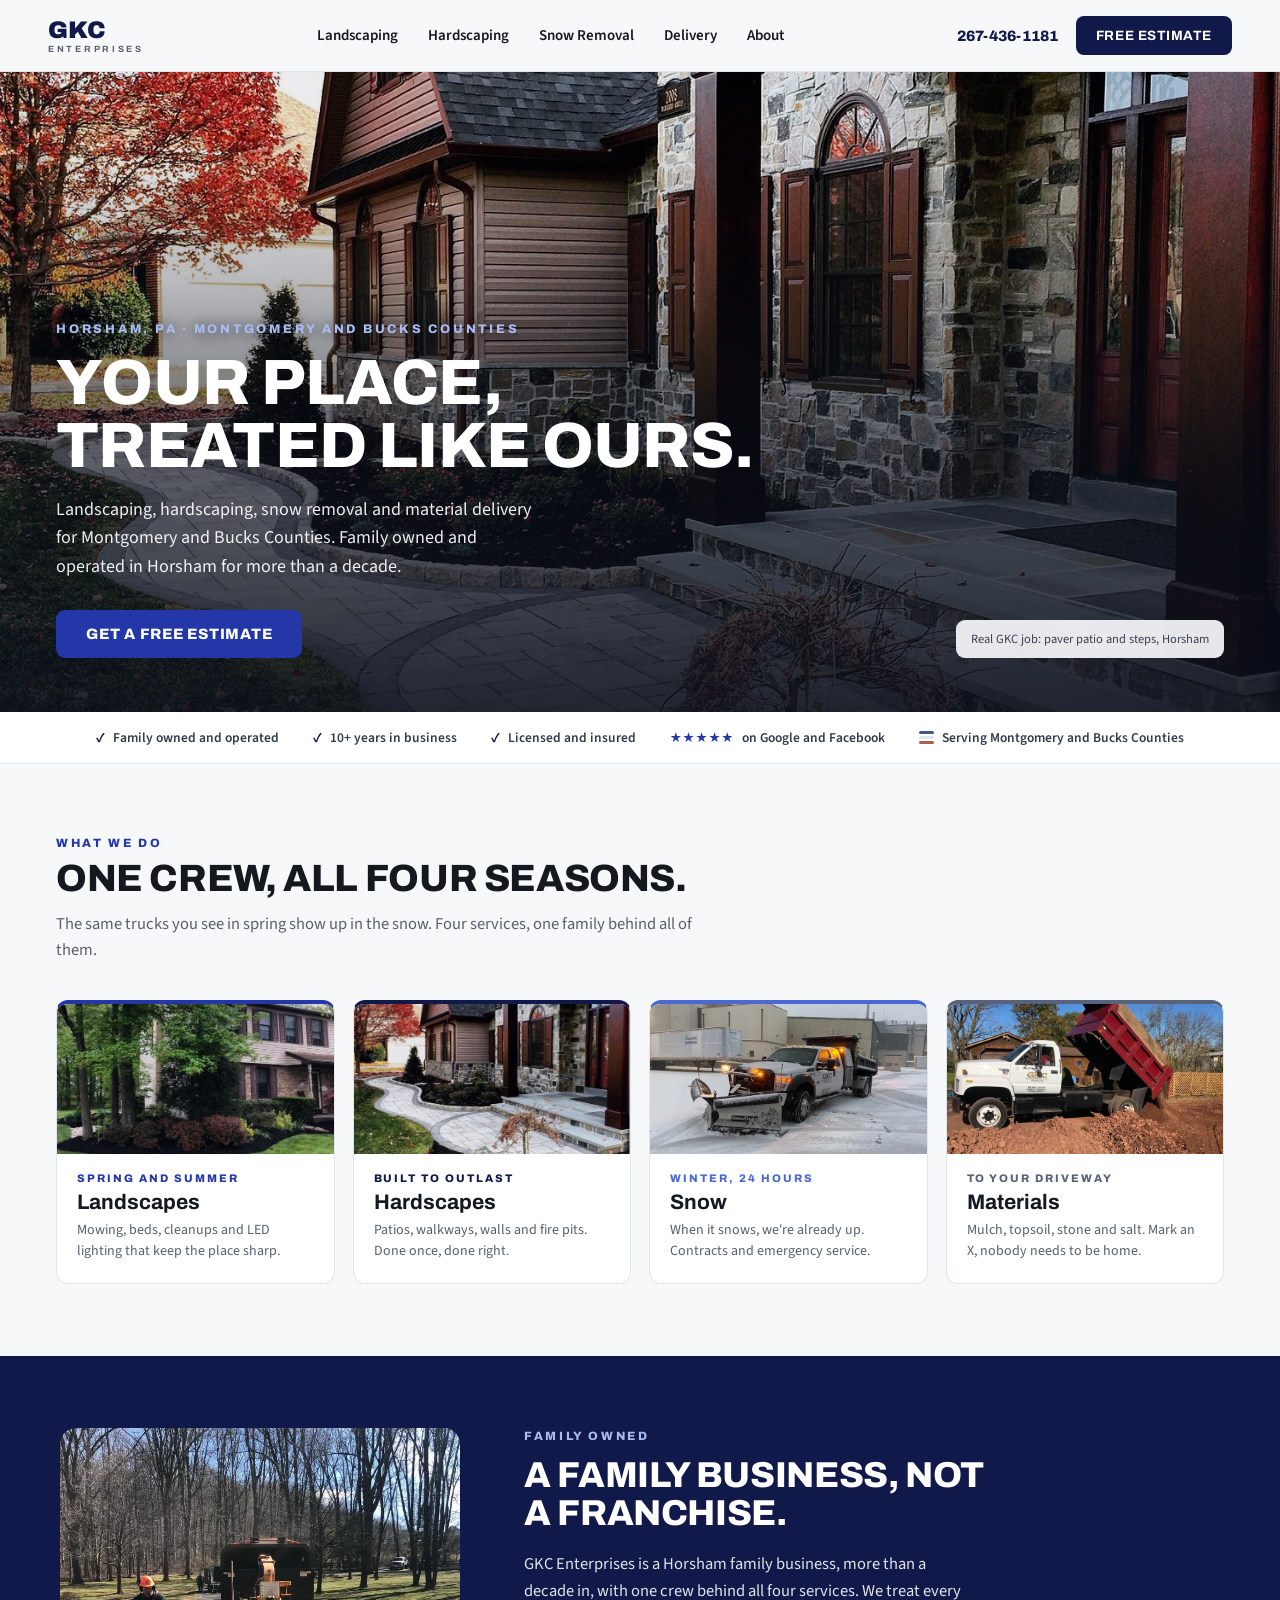
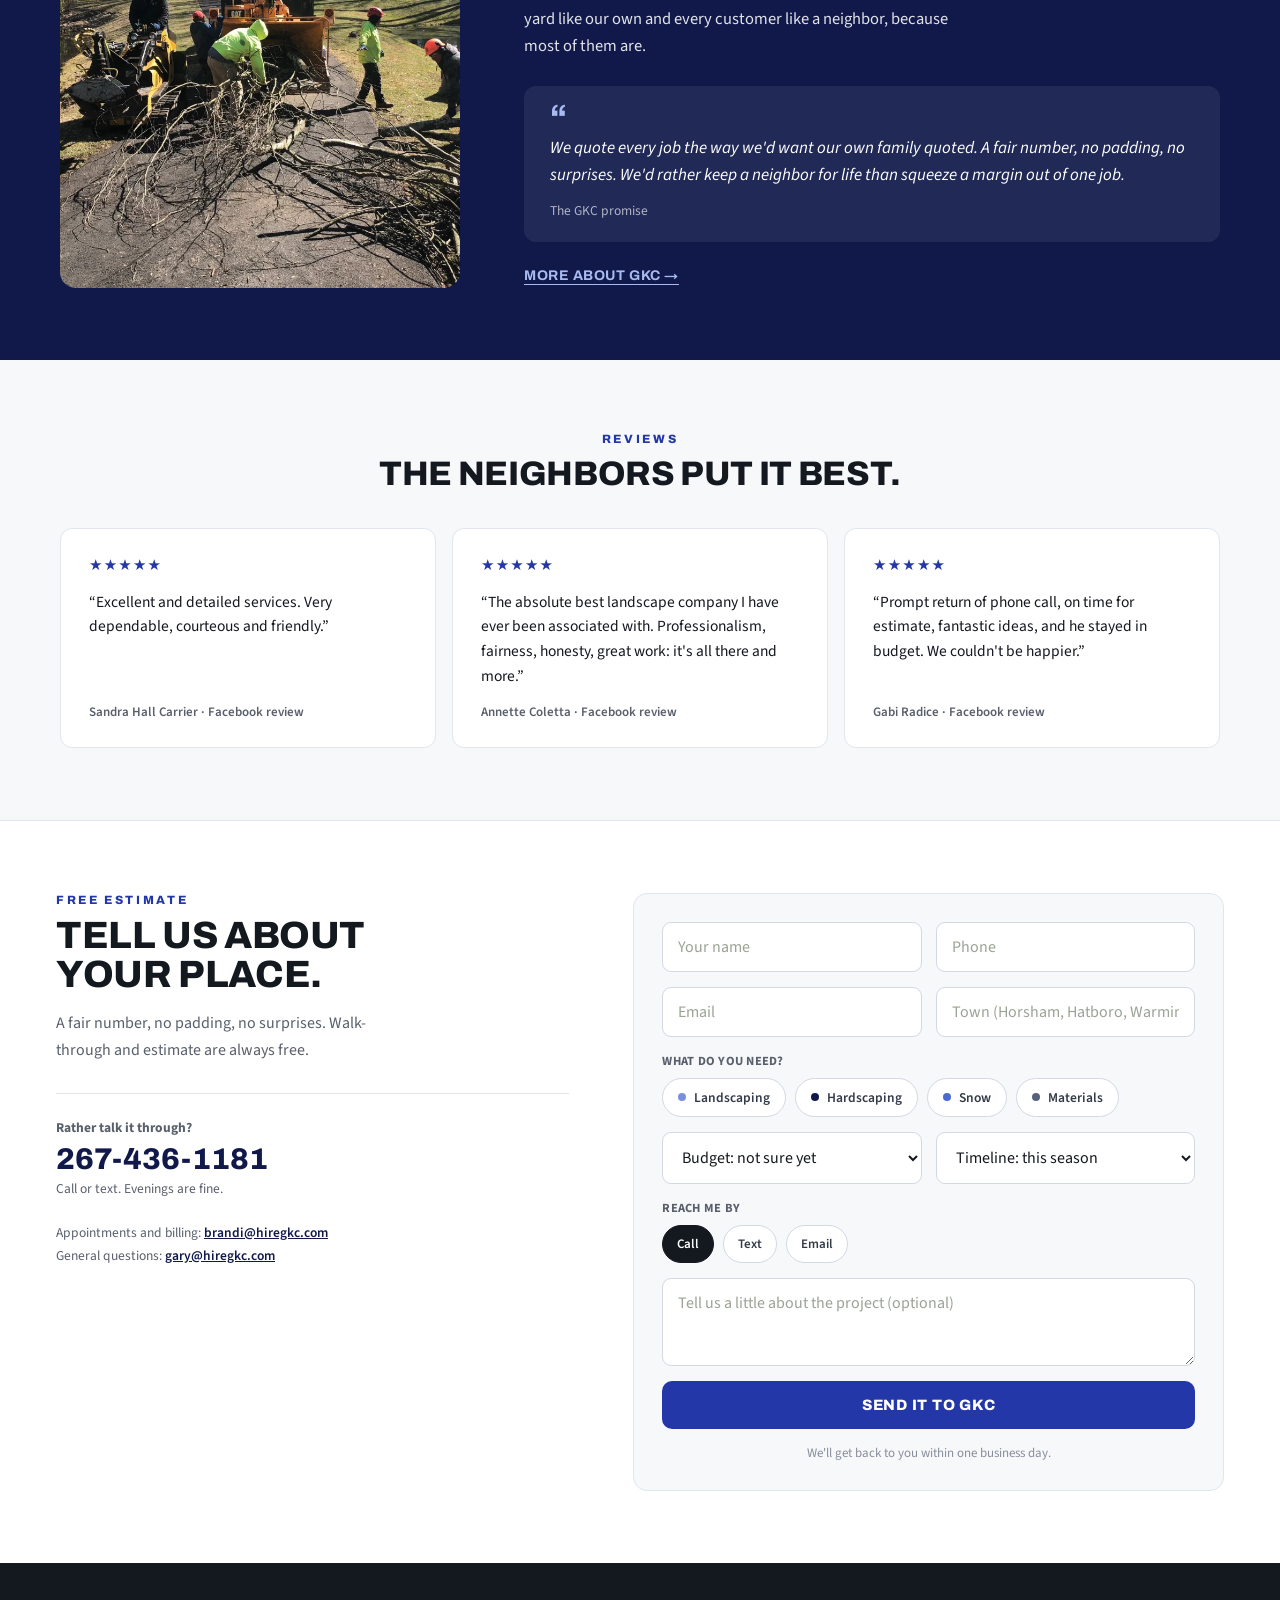
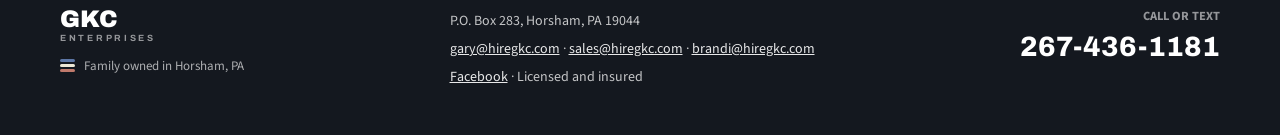
<file: index.html>
<!DOCTYPE html>
<html lang="en">
<head>
<meta charset="utf-8">
<meta name="viewport" content="width=device-width, initial-scale=1">
<title>GKC Enterprises | Landscaping, Hardscaping &amp; Snow Removal in Horsham, PA</title>
<meta name="description" content="Family owned landscaping, hardscaping, snow removal and material delivery in Horsham, PA, serving Montgomery and Bucks Counties. Free estimates.">
<link rel="canonical" href="https://hiregkc.com/">
<meta property="og:title" content="GKC Enterprises | Your place, treated like ours.">
<meta property="og:description" content="Family owned landscaping, hardscaping, snow removal and material delivery in Horsham, PA. Free estimates.">
<meta property="og:image" content="https://hiregkc.com/images/hero-home-patio.jpg">
<meta property="og:type" content="website">
<link rel="icon" href="/favicon.svg" type="image/svg+xml">
<link rel="preconnect" href="https://fonts.googleapis.com">
<link rel="preconnect" href="https://fonts.gstatic.com" crossorigin>
<link href="https://fonts.googleapis.com/css2?family=Archivo:wght@600;700;800;900&family=Source+Sans+3:ital,wght@0,400;0,600;0,700;1,400&display=swap" rel="stylesheet">
<link rel="stylesheet" href="/css/site.css">
<script type="application/ld+json">
{
  "@context": "https://schema.org",
  "@type": "HomeAndConstructionBusiness",
  "name": "GKC Enterprises LLC",
  "alternateName": "HireGKC",
  "url": "https://hiregkc.com/",
  "telephone": "+12674361181",
  "email": "gary@hiregkc.com",
  "image": "https://hiregkc.com/images/hero-home-patio.jpg",
  "description": "Family owned landscaping, hardscaping, snow removal and bulk material delivery serving Montgomery and Bucks Counties, PA.",
  "address": { "@type": "PostalAddress", "postOfficeBoxNumber": "283", "addressLocality": "Horsham", "addressRegion": "PA", "postalCode": "19044", "addressCountry": "US" },
  "areaServed": ["Horsham PA", "Hatboro PA", "Warminster PA", "Willow Grove PA", "Ambler PA", "Warrington PA", "Doylestown PA", "Dresher PA", "Maple Glen PA", "Lansdale PA", "Chalfont PA", "North Wales PA"],
  "sameAs": ["https://www.facebook.com/GKC-Enterprise-LLC-179597382136966/"]
}
</script>
</head>
<body>

<a id="winter-banner" class="winter-banner" href="tel:+12674361181" hidden>
  <span class="tag">WINTER</span>
  <span>Snow emergency? The 24 hour line is open: <span class="num">267-436-1181</span></span>
</a>

<header class="header">
  <a class="brand" href="/" aria-label="GKC Enterprises home"><span class="gkc">GKC</span><span class="ent">ENTERPRISES</span></a>
  <nav class="nav" aria-label="Main">
    <a href="/landscaping">Landscaping</a>
    <a href="/hardscaping">Hardscaping</a>
    <a href="/snow-removal">Snow Removal</a>
    <a href="/delivery-services">Delivery</a>
    <a href="/about">About</a>
  </nav>
  <div class="header-cta">
    <a class="header-phone" href="tel:+12674361181">267-436-1181</a>
    <a class="btn btn-spruce" href="/contact">FREE ESTIMATE</a>
    <button id="menu-btn" class="menu-btn" aria-label="Open menu" aria-expanded="false" aria-controls="nav-sheet"><span></span><span></span><span></span></button>
  </div>
</header>

<div id="nav-sheet" class="sheet">
  <button class="scrim" data-close tabindex="-1" aria-label="Close menu"></button>
  <div class="panel">
    <button class="close" data-close aria-label="Close menu">&times;</button>
    <a href="/landscaping">Landscaping</a>
    <a href="/hardscaping">Hardscaping</a>
    <a href="/snow-removal">Snow Removal</a>
    <a href="/delivery-services">Delivery</a>
    <a href="/about">About</a>
    <a class="sheet-phone" href="tel:+12674361181">267-436-1181</a>
    <a class="btn btn-orange btn-block" href="/contact">FREE ESTIMATE</a>
  </div>
</div>

<main>

  <section class="hero hero-home">
    <img class="bg" src="/images/hero-home-patio.jpg" alt="Finished paver patio and steps by GKC in Horsham, PA" fetchpriority="high">
    <div class="scrim" style="background:linear-gradient(to top,rgba(10,14,26,0.9) 0%,rgba(10,14,26,0.62) 42%,rgba(10,14,26,0.28) 68%,rgba(10,14,26,0.08) 90%)"></div>
    <div class="content">
      <div class="eyebrow" style="color:#A8BAF0;margin-bottom:16px;text-shadow:0 1px 14px rgba(10,14,26,0.85)">Horsham, PA &middot; Montgomery and Bucks Counties</div>
      <h1>Your place, treated like ours.</h1>
      <p class="lede">Landscaping, hardscaping, snow removal and material delivery for Montgomery and Bucks Counties. Family owned and operated in Horsham for more than a decade.</p>
      <a class="btn btn-orange" href="#estimate">GET A FREE ESTIMATE</a>
    </div>
    <div class="photo-credit">Real GKC job: paver patio and steps, Horsham</div>
  </section>

  <div class="trustbar">
    <span class="item"><span class="tick">&#10003;</span>Family owned and operated</span>
    <span class="item"><span class="tick">&#10003;</span>10+ years in business</span>
    <span class="item"><span class="tick">&#10003;</span>Licensed and insured</span>
    <span class="item"><span class="stars">&#9733;&#9733;&#9733;&#9733;&#9733;</span>on Google and Facebook</span>
    <span class="item"><span class="flag"><i class="f1"></i><i class="f2"></i><i class="f3"></i></span>Serving Montgomery and Bucks Counties</span>
  </div>

  <section id="services" class="section-lg">
    <div class="in">
      <div style="max-width:640px;margin-bottom:36px">
        <div class="kicker" style="color:var(--orange)">What we do</div>
        <h2 class="sec sec-lg">One crew, all four seasons.</h2>
        <p class="sec-intro">The same trucks you see in spring show up in the snow. Four services, one family behind all of them.</p>
      </div>
      <div class="grid-4">
        <a class="door" href="/landscaping" style="--accent:#2337A8">
          <img src="/images/door-landscaping.jpg" alt="GKC landscaping job with fresh beds and plantings" loading="lazy">
          <div class="pad">
            <div class="tag">SPRING AND SUMMER</div>
            <div class="name">Landscapes</div>
            <div class="blurb">Mowing, beds, cleanups and LED lighting that keep the place sharp.</div>
          </div>
        </a>
        <a class="door" href="/hardscaping" style="--accent:#10194A">
          <img src="/images/door-hardscaping.jpg" alt="GKC paver patio" loading="lazy">
          <div class="pad">
            <div class="tag">BUILT TO OUTLAST</div>
            <div class="name">Hardscapes</div>
            <div class="blurb">Patios, walkways, walls and fire pits. Done once, done right.</div>
          </div>
        </a>
        <a class="door" href="/snow-removal" style="--accent:#4B69D4">
          <img src="/images/door-snow.jpg" alt="GKC snow removal truck plowing" loading="lazy">
          <div class="pad">
            <div class="tag">WINTER, 24 HOURS</div>
            <div class="name">Snow</div>
            <div class="blurb">When it snows, we're already up. Contracts and emergency service.</div>
          </div>
        </a>
        <a class="door" href="/delivery-services" style="--accent:#58627A">
          <img src="/images/door-delivery.jpg" alt="GKC material delivery truck" loading="lazy">
          <div class="pad">
            <div class="tag">TO YOUR DRIVEWAY</div>
            <div class="name">Materials</div>
            <div class="blurb">Mulch, topsoil, stone and salt. Mark an X, nobody needs to be home.</div>
          </div>
        </a>
      </div>
    </div>
  </section>

  <section id="about-strip" class="section-lg" style="background:var(--spruce)">
    <div style="display:grid;grid-template-columns:400px 1fr;gap:64px;align-items:center;max-width:1160px;margin:0 auto" class="about-grid">
      <div style="height:460px">
        <img src="/images/crew-on-the-job.webp" alt="The GKC crew clearing a property" loading="lazy" style="width:100%;height:100%;object-fit:cover;border-radius:16px">
      </div>
      <div>
        <div class="kicker" style="color:#A8BAF0;margin-bottom:14px">Family owned</div>
        <h2 class="sec" style="font-size:36px;color:#fff;margin-bottom:18px;text-wrap:pretty">A family business, not a franchise.</h2>
        <p style="font-size:16.5px;line-height:1.65;color:rgba(255,255,255,0.88);margin:0 0 26px;max-width:56ch">GKC Enterprises is a Horsham family business, more than a decade in, with one crew behind all four services. We treat every yard like our own and every customer like a neighbor, because most of them are.</p>
        <blockquote style="background:rgba(255,255,255,0.07);border-radius:12px;padding:22px 26px;margin:0 0 22px">
          <div style="font-family:var(--display);font-size:34px;font-weight:800;color:#A8BAF0;line-height:0.5;margin-bottom:10px">&ldquo;</div>
          <div style="font-size:17px;line-height:1.6;color:#fff;font-style:italic;text-wrap:pretty">We quote every job the way we'd want our own family quoted. A fair number, no padding, no surprises. We'd rather keep a neighbor for life than squeeze a margin out of one job.</div>
          <div style="font-size:13.5px;color:rgba(255,255,255,0.65);margin-top:12px">The GKC promise</div>
        </blockquote>
        <a href="/about" style="font-family:var(--display);font-size:14px;font-weight:700;letter-spacing:0.04em;color:#A8BAF0;text-decoration:underline;text-underline-offset:4px">MORE ABOUT GKC &rarr;</a>
      </div>
    </div>
  </section>

  <section id="reviews" class="section-lg">
    <div class="in">
      <div style="text-align:center;margin-bottom:36px">
        <div class="kicker" style="color:var(--orange)">Reviews</div>
        <h2 class="sec" style="font-size:34px">The neighbors put it best.</h2>
      </div>
      <div class="grid-3" style="max-width:1160px;margin:0 auto">
        <div class="review">
          <div class="stars">&#9733;&#9733;&#9733;&#9733;&#9733;</div>
          <div class="q">&ldquo;Excellent and detailed services. Very dependable, courteous and friendly.&rdquo;</div>
          <div class="who">Sandra Hall Carrier &middot; Facebook review</div>
        </div>
        <div class="review">
          <div class="stars">&#9733;&#9733;&#9733;&#9733;&#9733;</div>
          <div class="q">&ldquo;The absolute best landscape company I have ever been associated with. Professionalism, fairness, honesty, great work: it's all there and more.&rdquo;</div>
          <div class="who">Annette Coletta &middot; Facebook review</div>
        </div>
        <div class="review">
          <div class="stars">&#9733;&#9733;&#9733;&#9733;&#9733;</div>
          <div class="q">&ldquo;Prompt return of phone call, on time for estimate, fantastic ideas, and he stayed in budget. We couldn't be happier.&rdquo;</div>
          <div class="who">Gabi Radice &middot; Facebook review</div>
        </div>
      </div>
    </div>
  </section>

  <section id="estimate" class="section-lg" style="background:#fff;border-top:1px solid var(--line)">
    <div class="in" style="display:grid;grid-template-columns:1fr 1.15fr;gap:64px" id="estimate-grid">
      <div>
        <div class="kicker" style="color:var(--orange)">Free estimate</div>
        <h2 class="sec sec-lg" style="margin-bottom:16px;text-wrap:pretty">Tell us about your place.</h2>
        <p style="font-size:16px;line-height:1.65;color:var(--muted);margin:0 0 30px;max-width:44ch">A fair number, no padding, no surprises. Walk-through and estimate are always free.</p>
        <div style="border-top:1px solid var(--line);padding-top:24px;margin-bottom:24px">
          <div style="font-size:13.5px;font-weight:700;color:var(--muted);margin-bottom:6px">Rather talk it through?</div>
          <a href="tel:+12674361181" style="font-family:var(--display);font-size:30px;font-weight:800;color:var(--spruce);text-decoration:none">267-436-1181</a>
          <div style="font-size:13.5px;color:var(--muted);margin-top:4px">Call or text. Evenings are fine.</div>
        </div>
        <div style="font-size:13.5px;line-height:1.7;color:var(--muted)">Appointments and billing: <a href="mailto:brandi@hiregkc.com" style="font-weight:600">brandi@hiregkc.com</a><br>General questions: <a href="mailto:gary@hiregkc.com" style="font-weight:600">gary@hiregkc.com</a></div>
      </div>
      <form data-estimate class="form-card" style="background:var(--paper)" novalidate>
        <div class="form-2">
          <input class="field" style="background:#fff" name="name" autocomplete="name" placeholder="Your name" aria-label="Your name">
          <input class="field" style="background:#fff" name="phone" type="tel" autocomplete="tel" placeholder="Phone" aria-label="Phone">
        </div>
        <div class="form-2">
          <input class="field" style="background:#fff" name="email" type="email" autocomplete="email" placeholder="Email" aria-label="Email">
          <input class="field" style="background:#fff" name="town" placeholder="Town (Horsham, Hatboro, Warminster...)" aria-label="Town">
        </div>
        <div>
          <div class="form-label">WHAT DO YOU NEED?</div>
          <div class="chips" data-chip-group="services" data-multi>
            <button type="button" class="chip svc" data-value="Landscaping"><span class="dot" style="background:#7B8FE0"></span>Landscaping</button>
            <button type="button" class="chip svc" data-value="Hardscaping"><span class="dot" style="background:#10194A"></span>Hardscaping</button>
            <button type="button" class="chip svc" data-value="Snow removal"><span class="dot" style="background:#4B69D4"></span>Snow</button>
            <button type="button" class="chip svc" data-value="Material delivery"><span class="dot" style="background:#58627A"></span>Materials</button>
          </div>
        </div>
        <div class="form-2">
          <select class="field" style="background:#fff" name="budget" aria-label="Rough budget">
            <option value="Not sure yet">Budget: not sure yet</option>
            <option value="Under $1,000">Under $1,000</option>
            <option value="$1,000 to $5,000">$1,000 to $5,000</option>
            <option value="$5,000 to $15,000">$5,000 to $15,000</option>
            <option value="$15,000+">$15,000+</option>
          </select>
          <select class="field" style="background:#fff" name="timeline" aria-label="Timeline">
            <option value="This season">Timeline: this season</option>
            <option value="ASAP">ASAP</option>
            <option value="Just planning">Just planning</option>
          </select>
        </div>
        <div>
          <div class="form-label">REACH ME BY</div>
          <div class="chips" data-chip-group="reach">
            <button type="button" class="chip small" data-value="Call" aria-pressed="true">Call</button>
            <button type="button" class="chip small" data-value="Text">Text</button>
            <button type="button" class="chip small" data-value="Email">Email</button>
          </div>
        </div>
        <textarea class="field" style="background:#fff" name="details" placeholder="Tell us a little about the project (optional)" aria-label="Project details"></textarea>
        <div class="form-msg" role="status" aria-live="polite"></div>
        <button type="submit" class="btn btn-orange btn-block" data-label="SEND IT TO GKC">SEND IT TO GKC</button>
        <div class="form-note">We'll get back to you within one business day.</div>
      </form>
    </div>
  </section>

</main>

<footer style="background:var(--footer);padding:44px 56px">
  <div style="display:flex;justify-content:space-between;align-items:flex-start;gap:32px;flex-wrap:wrap;max-width:1160px;margin:0 auto">
    <div>
      <div style="display:flex;flex-direction:column;line-height:1;margin-bottom:14px">
        <span style="font-family:var(--display);font-weight:900;font-size:24px;color:#fff">GKC</span>
        <span style="font-family:var(--display);font-size:9px;letter-spacing:0.3em;color:rgba(255,255,255,0.55);font-weight:700;margin-top:3px">ENTERPRISES</span>
      </div>
      <div style="display:flex;align-items:center;gap:9px;font-size:13px;color:rgba(255,255,255,0.65)"><span class="flag"><i class="f1" style="background:#5D77A6"></i><i class="f2" style="background:#EDE8D6"></i><i class="f3" style="background:#C07A6C"></i></span>Family owned in Horsham, PA</div>
    </div>
    <div style="font-size:14px;line-height:2;color:rgba(255,255,255,0.75)">
      P.O. Box 283, Horsham, PA 19044<br>
      <a href="mailto:gary@hiregkc.com" style="color:rgba(255,255,255,0.9)">gary@hiregkc.com</a> &middot; <a href="mailto:sales@hiregkc.com" style="color:rgba(255,255,255,0.9)">sales@hiregkc.com</a> &middot; <a href="mailto:brandi@hiregkc.com" style="color:rgba(255,255,255,0.9)">brandi@hiregkc.com</a><br>
      <a href="https://www.facebook.com/GKC-Enterprise-LLC-179597382136966/" rel="noopener" style="color:rgba(255,255,255,0.9)">Facebook</a> &middot; Licensed and insured
    </div>
    <div style="text-align:right">
      <div style="font-size:12.5px;font-weight:700;color:rgba(255,255,255,0.55);margin-bottom:6px">CALL OR TEXT</div>
      <a href="tel:+12674361181" style="font-family:var(--display);font-size:28px;font-weight:800;color:#fff;text-decoration:none">267-436-1181</a>
    </div>
  </div>
</footer>

<div class="mobile-bar">
  <a class="call" href="tel:+12674361181">CALL GKC</a>
  <a class="est" href="/contact">FREE ESTIMATE</a>
</div>

<script src="/js/site.js"></script>
<style>
@media (max-width: 900px) {
  .about-grid { grid-template-columns: 1fr !important; gap: 24px !important; }
  .about-grid > div:first-child { height: 320px !important; }
  #estimate-grid { grid-template-columns: 1fr !important; gap: 32px !important; }
}
</style>
</body>
</html>
</file>
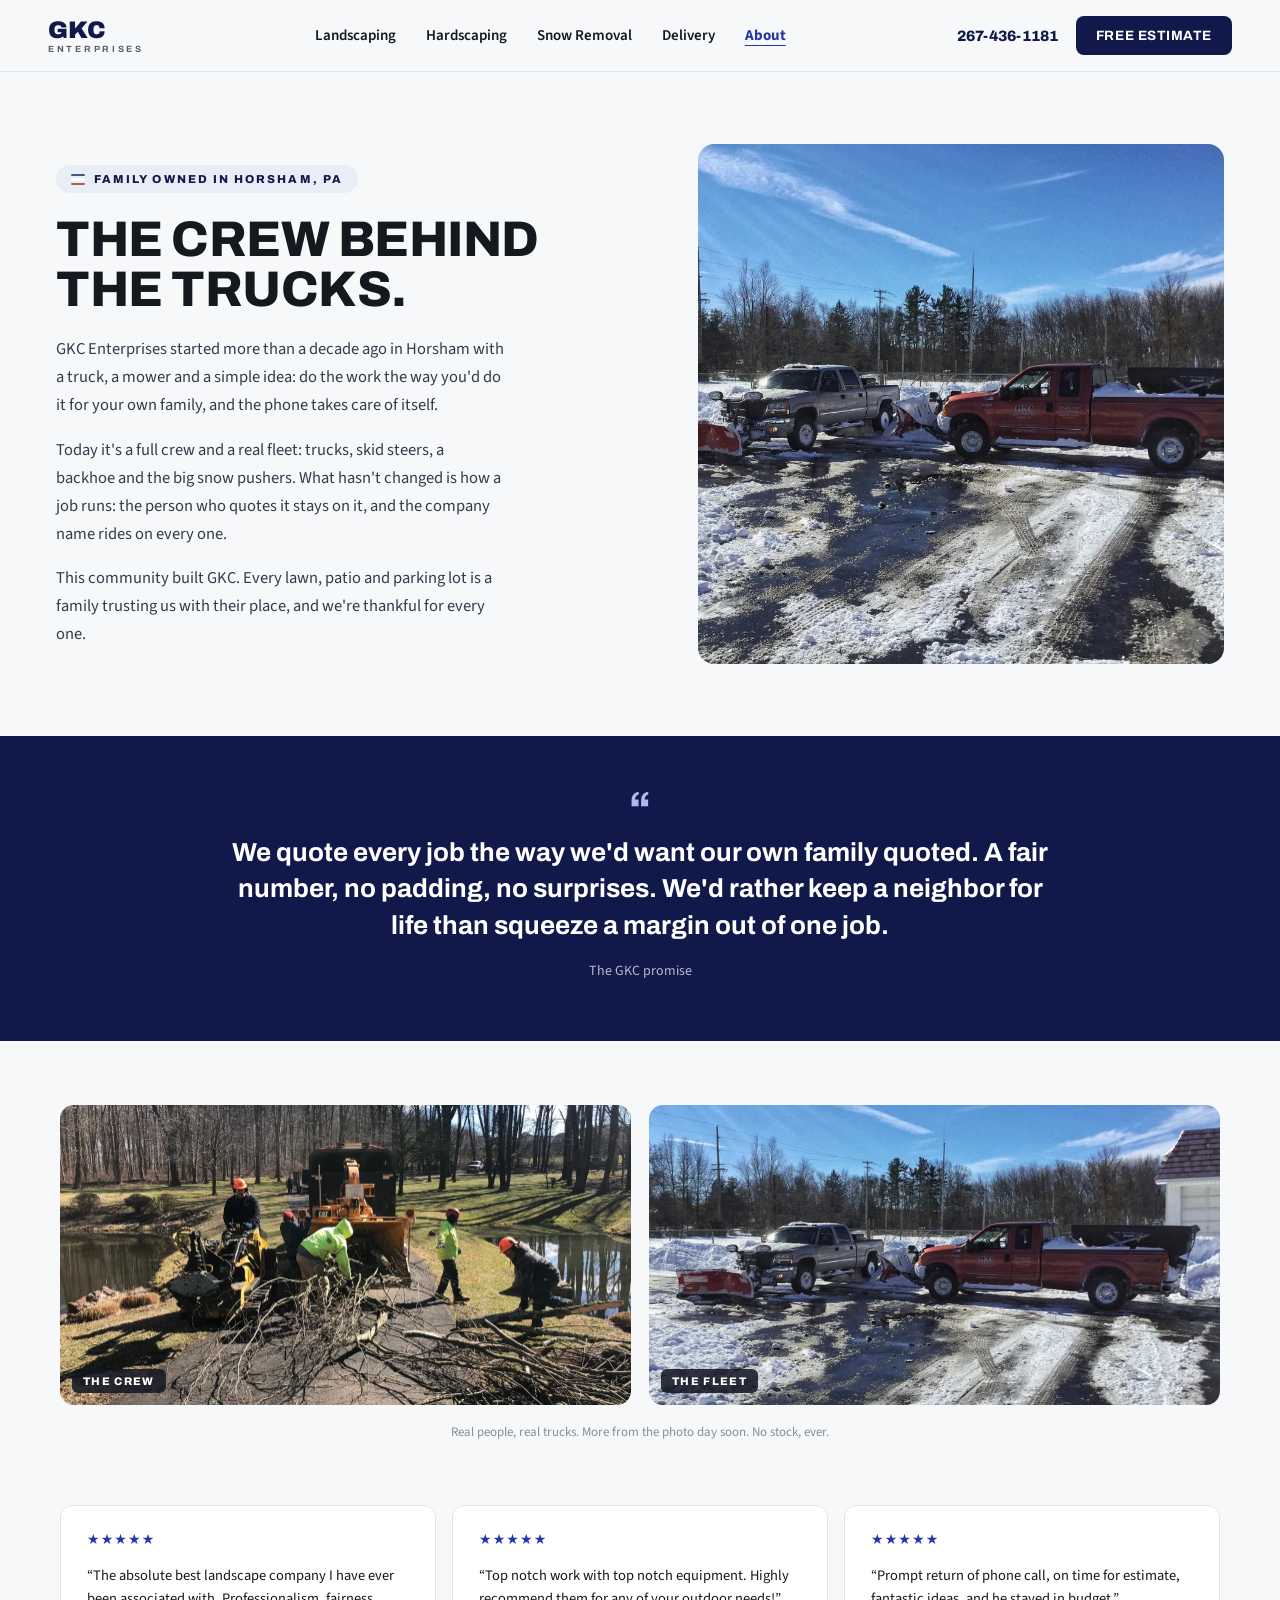
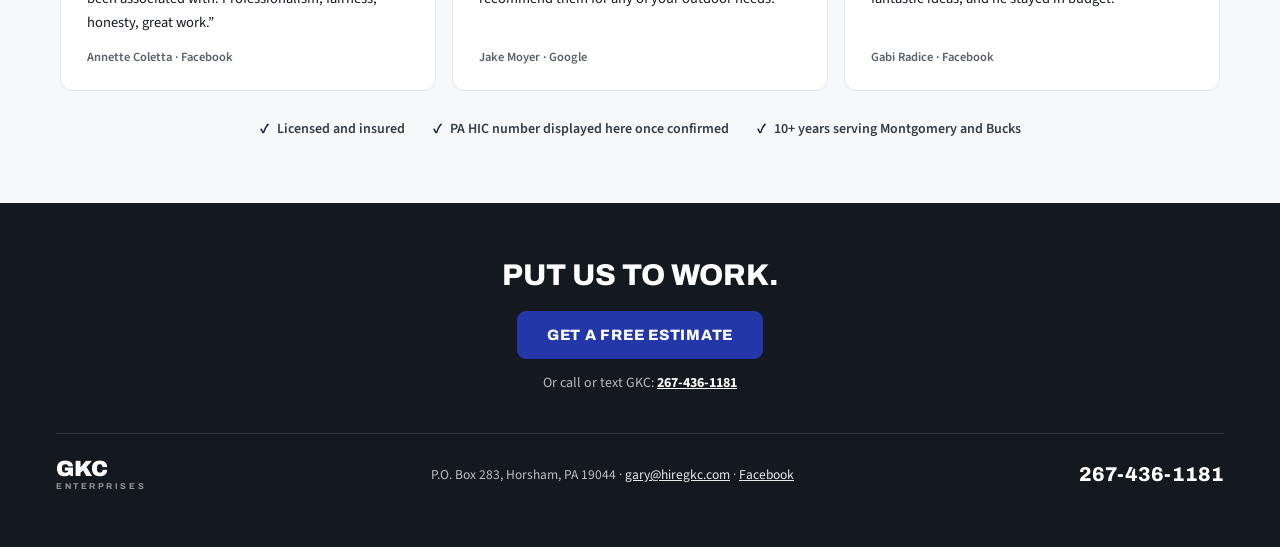
<file: about.html>
<!DOCTYPE html>
<html lang="en">
<head>
<meta charset="utf-8">
<meta name="viewport" content="width=device-width, initial-scale=1">
<title>About GKC Enterprises | Family Owned in Horsham, PA</title>
<meta name="description" content="GKC Enterprises is a family owned outdoor services company in Horsham, PA: one crew, a real fleet, and more than a decade serving Montgomery and Bucks Counties.">
<link rel="canonical" href="https://hiregkc.com/about">
<meta property="og:title" content="About GKC Enterprises | The crew behind the trucks.">
<meta property="og:description" content="Family owned in Horsham, PA. One crew, a real fleet, more than a decade in.">
<meta property="og:image" content="https://hiregkc.com/images/fleet-plow-trucks.webp">
<meta property="og:type" content="website">
<link rel="icon" href="/favicon.svg" type="image/svg+xml">
<link rel="preconnect" href="https://fonts.googleapis.com">
<link rel="preconnect" href="https://fonts.gstatic.com" crossorigin>
<link href="https://fonts.googleapis.com/css2?family=Archivo:wght@600;700;800;900&family=Source+Sans+3:ital,wght@0,400;0,600;0,700;1,400&display=swap" rel="stylesheet">
<link rel="stylesheet" href="/css/site.css">
</head>
<body style="--accent:#2337A8">

<a id="winter-banner" class="winter-banner" href="tel:+12674361181" hidden>
  <span class="tag">WINTER</span>
  <span>Snow emergency? The 24 hour line is open: <span class="num">267-436-1181</span></span>
</a>

<header class="header">
  <a class="brand" href="/" aria-label="GKC Enterprises home"><span class="gkc">GKC</span><span class="ent">ENTERPRISES</span></a>
  <nav class="nav" aria-label="Main">
    <a href="/landscaping">Landscaping</a>
    <a href="/hardscaping">Hardscaping</a>
    <a href="/snow-removal">Snow Removal</a>
    <a href="/delivery-services">Delivery</a>
    <a href="/about" class="active" aria-current="page">About</a>
  </nav>
  <div class="header-cta">
    <a class="header-phone" href="tel:+12674361181">267-436-1181</a>
    <a class="btn btn-spruce" href="/contact">FREE ESTIMATE</a>
    <button id="menu-btn" class="menu-btn" aria-label="Open menu" aria-expanded="false" aria-controls="nav-sheet"><span></span><span></span><span></span></button>
  </div>
</header>

<div id="nav-sheet" class="sheet">
  <button class="scrim" data-close tabindex="-1" aria-label="Close menu"></button>
  <div class="panel">
    <button class="close" data-close aria-label="Close menu">&times;</button>
    <a href="/landscaping">Landscaping</a>
    <a href="/hardscaping">Hardscaping</a>
    <a href="/snow-removal">Snow Removal</a>
    <a href="/delivery-services">Delivery</a>
    <a href="/about" class="active">About</a>
    <a class="sheet-phone" href="tel:+12674361181">267-436-1181</a>
    <a class="btn btn-orange btn-block" href="/contact">FREE ESTIMATE</a>
  </div>
</div>

<main>

  <section class="section-lg">
    <div class="in about-hero" style="display:grid;grid-template-columns:1.1fr minmax(0,1fr);gap:64px;align-items:center;max-width:1240px">
      <div>
        <div style="display:inline-flex;align-items:center;gap:9px;font-family:var(--display);font-size:11.5px;font-weight:800;letter-spacing:0.18em;color:var(--spruce);background:var(--chipbg);border-radius:999px;padding:8px 15px;margin-bottom:22px"><span class="flag"><i class="f1" style="width:14px;height:2.5px"></i><i style="width:14px;height:2.5px;background:#fff;border-radius:2px"></i><i class="f3" style="width:14px;height:2.5px"></i></span>FAMILY OWNED IN HORSHAM, PA</div>
        <h1 style="font-family:var(--display);font-size:50px;font-weight:800;line-height:1;letter-spacing:-0.01em;margin:0 0 20px;text-transform:uppercase;text-wrap:pretty">The crew behind the trucks.</h1>
        <p style="font-size:16.5px;line-height:1.7;color:#333A48;margin:0 0 16px;max-width:56ch">GKC Enterprises started more than a decade ago in Horsham with a truck, a mower and a simple idea: do the work the way you'd do it for your own family, and the phone takes care of itself.</p>
        <p style="font-size:16.5px;line-height:1.7;color:#333A48;margin:0 0 16px;max-width:56ch">Today it's a full crew and a real fleet: trucks, skid steers, a backhoe and the big snow pushers. What hasn't changed is how a job runs: the person who quotes it stays on it, and the company name rides on every one.</p>
        <p style="font-size:16.5px;line-height:1.7;color:#333A48;margin:0;max-width:56ch">This community built GKC. Every lawn, patio and parking lot is a family trusting us with their place, and we're thankful for every one.</p>
      </div>
      <div style="width:100%;height:520px" class="about-photo">
        <img src="/images/fleet-plow-trucks.webp" alt="GKC plow trucks with spreader, ready for a storm" style="width:100%;height:100%;object-fit:cover;border-radius:16px">
      </div>
    </div>
  </section>

  <section class="quote-band" style="background:var(--spruce);padding:60px 56px">
    <div style="max-width:820px;margin:0 auto;text-align:center">
      <div style="font-family:var(--display);font-size:44px;font-weight:800;color:#A8BAF0;line-height:0.5;margin-bottom:16px">&ldquo;</div>
      <blockquote style="font-family:var(--display);font-size:26px;font-weight:700;line-height:1.4;color:#fff;text-wrap:pretty;margin:0 0 18px">We quote every job the way we'd want our own family quoted. A fair number, no padding, no surprises. We'd rather keep a neighbor for life than squeeze a margin out of one job.</blockquote>
      <div style="font-size:14px;color:rgba(255,255,255,0.7)">The GKC promise</div>
    </div>
  </section>

  <section class="section">
    <div class="grid-2" style="max-width:1160px;margin:0 auto 18px">
      <div style="position:relative;height:300px" class="crew-cell">
        <img src="/images/crew-on-the-job.webp" alt="The GKC crew clearing a property" loading="lazy" style="width:100%;height:100%;object-fit:cover;border-radius:14px">
        <span style="position:absolute;bottom:12px;left:12px;background:rgba(18,22,34,0.85);color:#fff;font-family:var(--display);font-size:11px;font-weight:800;letter-spacing:0.12em;padding:6px 11px;border-radius:6px;pointer-events:none">THE CREW</span>
      </div>
      <div style="position:relative;height:300px" class="crew-cell">
        <img src="/images/snow-plow-trucks.jpg" alt="GKC plow trucks lined up before a storm" loading="lazy" style="width:100%;height:100%;object-fit:cover;border-radius:14px">
        <span style="position:absolute;bottom:12px;left:12px;background:rgba(18,22,34,0.85);color:#fff;font-family:var(--display);font-size:11px;font-weight:800;letter-spacing:0.12em;padding:6px 11px;border-radius:6px;pointer-events:none">THE FLEET</span>
      </div>
    </div>
    <div style="text-align:center;font-size:13px;color:var(--footnote);max-width:1160px;margin:0 auto">Real people, real trucks. More from the photo day soon. No stock, ever.</div>
  </section>

  <section style="padding:0 56px 64px" class="about-reviews">
    <div class="grid-3" style="max-width:1160px;margin:0 auto">
      <div class="review" style="padding:24px 26px">
        <div class="stars" style="font-size:14px">&#9733;&#9733;&#9733;&#9733;&#9733;</div>
        <div class="q" style="font-size:14.5px">&ldquo;The absolute best landscape company I have ever been associated with. Professionalism, fairness, honesty, great work.&rdquo;</div>
        <div class="who" style="font-size:12.5px">Annette Coletta &middot; Facebook</div>
      </div>
      <div class="review" style="padding:24px 26px">
        <div class="stars" style="font-size:14px">&#9733;&#9733;&#9733;&#9733;&#9733;</div>
        <div class="q" style="font-size:14.5px">&ldquo;Top notch work with top notch equipment. Highly recommend them for any of your outdoor needs!&rdquo;</div>
        <div class="who" style="font-size:12.5px">Jake Moyer &middot; Google</div>
      </div>
      <div class="review" style="font-size:14.5px;padding:24px 26px">
        <div class="stars" style="font-size:14px">&#9733;&#9733;&#9733;&#9733;&#9733;</div>
        <div class="q" style="font-size:14.5px">&ldquo;Prompt return of phone call, on time for estimate, fantastic ideas, and he stayed in budget.&rdquo;</div>
        <div class="who" style="font-size:12.5px">Gabi Radice &middot; Facebook</div>
      </div>
    </div>
    <div style="display:flex;justify-content:center;gap:28px;margin-top:28px;flex-wrap:wrap">
      <span style="display:flex;align-items:center;gap:8px;font-size:14px;font-weight:600;color:#333A48"><span style="color:var(--spruce);font-weight:700">&#10003;</span>Licensed and insured</span>
      <span style="display:flex;align-items:center;gap:8px;font-size:14px;font-weight:600;color:#333A48"><span style="color:var(--spruce);font-weight:700">&#10003;</span>PA HIC number displayed here once confirmed</span>
      <span style="display:flex;align-items:center;gap:8px;font-size:14px;font-weight:600;color:#333A48"><span style="color:var(--spruce);font-weight:700">&#10003;</span>10+ years serving Montgomery and Bucks</span>
    </div>
  </section>

  <section style="background:var(--footer);padding:56px;text-align:center">
    <h2 style="font-family:var(--display);font-size:30px;font-weight:800;color:#fff;margin:0 0 20px;text-transform:uppercase">Put us to work.</h2>
    <a class="btn btn-orange" href="/contact">GET A FREE ESTIMATE</a>
    <div style="font-size:14px;color:rgba(255,255,255,0.7);margin-top:14px">Or call or text GKC: <a href="tel:+12674361181" style="color:#fff;font-weight:700">267-436-1181</a></div>
    <div style="border-top:1px solid rgba(255,255,255,0.12);margin-top:40px;padding-top:24px;display:flex;justify-content:space-between;align-items:center;gap:24px;flex-wrap:wrap">
      <div style="display:flex;flex-direction:column;line-height:1;text-align:left"><span style="font-family:var(--display);font-weight:900;font-size:22px;color:#fff">GKC</span><span style="font-family:var(--display);font-size:8.5px;letter-spacing:0.3em;color:rgba(255,255,255,0.55);font-weight:700;margin-top:3px">ENTERPRISES</span></div>
      <div style="font-size:13.5px;color:rgba(255,255,255,0.72)">P.O. Box 283, Horsham, PA 19044 &middot; <a href="mailto:gary@hiregkc.com" style="color:rgba(255,255,255,0.9)">gary@hiregkc.com</a> &middot; <a href="https://www.facebook.com/GKC-Enterprise-LLC-179597382136966/" rel="noopener" style="color:rgba(255,255,255,0.9)">Facebook</a></div>
      <a href="tel:+12674361181" style="font-family:var(--display);font-size:20px;font-weight:800;color:#fff;text-decoration:none">267-436-1181</a>
    </div>
  </section>

</main>

<div class="mobile-bar">
  <a class="call" href="tel:+12674361181">CALL GKC</a>
  <a class="est" href="/contact">FREE ESTIMATE</a>
</div>

<script src="/js/site.js"></script>
<style>
@media (max-width: 900px) {
  .about-hero { grid-template-columns: 1fr !important; gap: 28px !important; }
  .about-hero h1 { font-size: 32px !important; }
  .about-photo { height: 340px !important; }
  .about-reviews { padding: 0 20px 44px !important; }
  .crew-cell { height: 210px !important; }
  .quote-band { padding: 44px 20px !important; }
  .quote-band blockquote { font-size: 20px !important; }
}
</style>
</body>
</html>
</file>
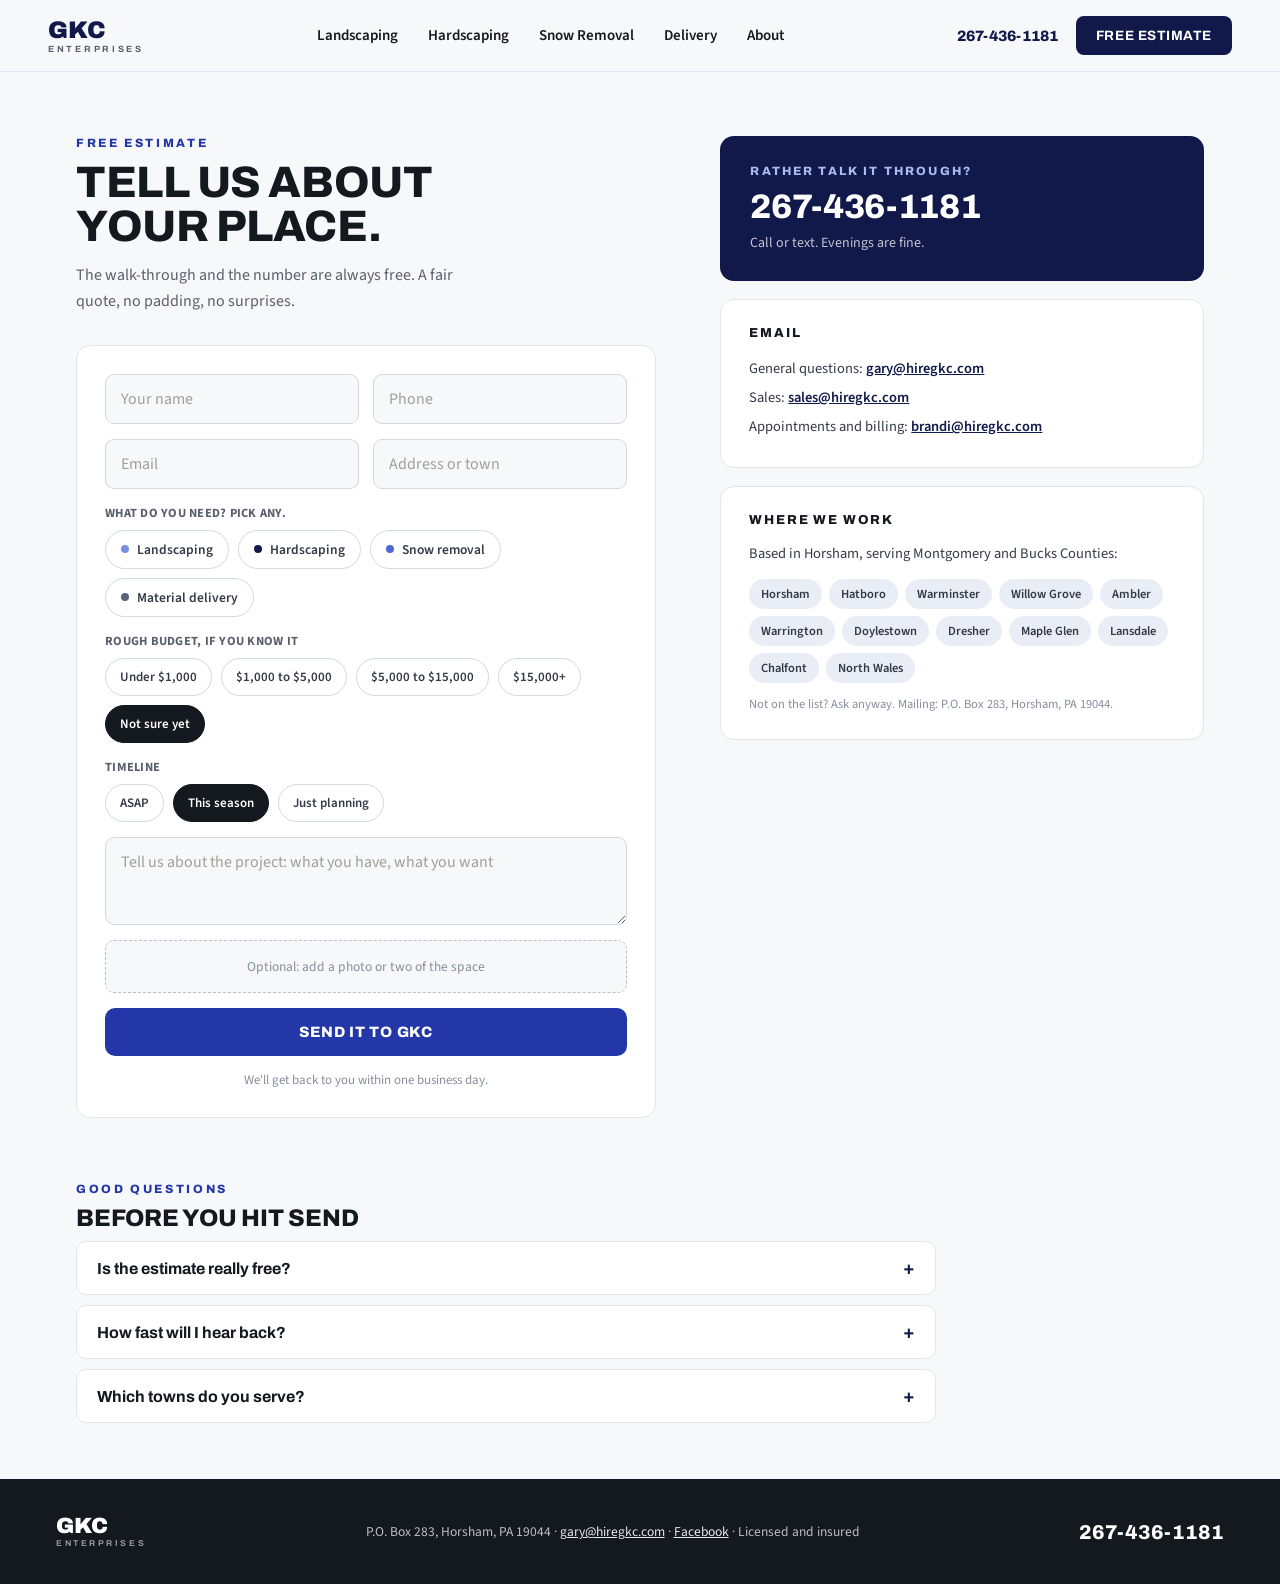
<file: contact.html>
<!DOCTYPE html>
<html lang="en">
<head>
<meta charset="utf-8">
<meta name="viewport" content="width=device-width, initial-scale=1">
<title>Free Estimate | GKC Enterprises</title>
<meta name="description" content="Get a free estimate from GKC Enterprises in Horsham, PA. Landscaping, hardscaping, snow removal and material delivery across Montgomery and Bucks Counties.">
<link rel="canonical" href="https://hiregkc.com/contact">
<meta property="og:title" content="Free Estimate | GKC Enterprises">
<meta property="og:description" content="The walk-through and the number are always free. A fair quote, no padding, no surprises.">
<meta property="og:image" content="https://hiregkc.com/images/hero-home-patio.jpg">
<meta property="og:type" content="website">
<link rel="icon" href="/favicon.svg" type="image/svg+xml">
<link rel="preconnect" href="https://fonts.googleapis.com">
<link rel="preconnect" href="https://fonts.gstatic.com" crossorigin>
<link href="https://fonts.googleapis.com/css2?family=Archivo:wght@600;700;800;900&family=Source+Sans+3:ital,wght@0,400;0,600;0,700;1,400&display=swap" rel="stylesheet">
<link rel="stylesheet" href="/css/site.css">
<script type="application/ld+json">
{
  "@context": "https://schema.org",
  "@type": "FAQPage",
  "mainEntity": [
    { "@type": "Question", "name": "Is the estimate really free?", "acceptedAnswer": { "@type": "Answer", "text": "Yes. The walk-through and the number are free, whether or not you hire us. It is how we have always done it." } },
    { "@type": "Question", "name": "How fast will I hear back?", "acceptedAnswer": { "@type": "Answer", "text": "Within one business day. If it is urgent, call or text 267-436-1181; evenings are fine." } },
    { "@type": "Question", "name": "Which towns do you serve?", "acceptedAnswer": { "@type": "Answer", "text": "Montgomery and Bucks Counties: Horsham, Hatboro, Warminster, Willow Grove, Ambler, Warrington, Doylestown, Dresher, Maple Glen, Lansdale, Chalfont, North Wales and nearby. Not on the list? Ask anyway." } }
  ]
}
</script>
</head>
<body>

<a id="winter-banner" class="winter-banner" href="tel:+12674361181" hidden>
  <span class="tag">WINTER</span>
  <span>Snow emergency? The 24 hour line is open: <span class="num">267-436-1181</span></span>
</a>

<header class="header">
  <a class="brand" href="/" aria-label="GKC Enterprises home"><span class="gkc">GKC</span><span class="ent">ENTERPRISES</span></a>
  <nav class="nav" aria-label="Main">
    <a href="/landscaping">Landscaping</a>
    <a href="/hardscaping">Hardscaping</a>
    <a href="/snow-removal">Snow Removal</a>
    <a href="/delivery-services">Delivery</a>
    <a href="/about">About</a>
  </nav>
  <div class="header-cta">
    <a class="header-phone" href="tel:+12674361181">267-436-1181</a>
    <a class="btn btn-spruce" href="/contact">FREE ESTIMATE</a>
    <button id="menu-btn" class="menu-btn" aria-label="Open menu" aria-expanded="false" aria-controls="nav-sheet"><span></span><span></span><span></span></button>
  </div>
</header>

<div id="nav-sheet" class="sheet">
  <button class="scrim" data-close tabindex="-1" aria-label="Close menu"></button>
  <div class="panel">
    <button class="close" data-close aria-label="Close menu">&times;</button>
    <a href="/landscaping">Landscaping</a>
    <a href="/hardscaping">Hardscaping</a>
    <a href="/snow-removal">Snow Removal</a>
    <a href="/delivery-services">Delivery</a>
    <a href="/about">About</a>
    <a class="sheet-phone" href="tel:+12674361181">267-436-1181</a>
    <a class="btn btn-orange btn-block" href="/contact">FREE ESTIMATE</a>
  </div>
</div>

<main>

  <div class="in contact-grid" style="display:grid;grid-template-columns:1.2fr 1fr;gap:64px;padding:64px 56px;max-width:1240px;width:100%">
    <div>
      <div class="kicker" style="color:var(--orange)">Free estimate</div>
      <h1 style="font-family:var(--display);font-size:44px;font-weight:800;line-height:1;letter-spacing:-0.01em;margin:0 0 14px;text-transform:uppercase;text-wrap:pretty">Tell us about your place.</h1>
      <p style="font-size:16px;line-height:1.65;color:var(--muted);margin:0 0 30px;max-width:52ch">The walk-through and the number are always free. A fair quote, no padding, no surprises.</p>
      <form data-estimate class="form-card" novalidate>
        <div class="form-2">
          <input class="field" name="name" autocomplete="name" placeholder="Your name" aria-label="Your name">
          <input class="field" name="phone" type="tel" autocomplete="tel" placeholder="Phone" aria-label="Phone">
        </div>
        <div class="form-2">
          <input class="field" name="email" type="email" autocomplete="email" placeholder="Email" aria-label="Email">
          <input class="field" name="town" placeholder="Address or town" aria-label="Address or town">
        </div>
        <div>
          <div class="form-label">WHAT DO YOU NEED? PICK ANY.</div>
          <div class="chips" data-chip-group="services" data-multi>
            <button type="button" class="chip svc" data-value="Landscaping"><span class="dot" style="background:#7B8FE0"></span>Landscaping</button>
            <button type="button" class="chip svc" data-value="Hardscaping"><span class="dot" style="background:#10194A"></span>Hardscaping</button>
            <button type="button" class="chip svc" data-value="Snow removal"><span class="dot" style="background:#4B69D4"></span>Snow removal</button>
            <button type="button" class="chip svc" data-value="Material delivery"><span class="dot" style="background:#58627A"></span>Material delivery</button>
          </div>
        </div>
        <div>
          <div class="form-label">ROUGH BUDGET, IF YOU KNOW IT</div>
          <div class="chips" data-chip-group="budget">
            <button type="button" class="chip small" data-value="Under $1,000">Under $1,000</button>
            <button type="button" class="chip small" data-value="$1,000 to $5,000">$1,000 to $5,000</button>
            <button type="button" class="chip small" data-value="$5,000 to $15,000">$5,000 to $15,000</button>
            <button type="button" class="chip small" data-value="$15,000+">$15,000+</button>
            <button type="button" class="chip small" data-value="Not sure yet" aria-pressed="true">Not sure yet</button>
          </div>
        </div>
        <div>
          <div class="form-label">TIMELINE</div>
          <div class="chips" data-chip-group="timeline">
            <button type="button" class="chip small" data-value="ASAP">ASAP</button>
            <button type="button" class="chip small" data-value="This season" aria-pressed="true">This season</button>
            <button type="button" class="chip small" data-value="Just planning">Just planning</button>
          </div>
        </div>
        <textarea class="field" name="details" placeholder="Tell us about the project: what you have, what you want" aria-label="Project details"></textarea>
        <div class="upload-box" role="button" tabindex="0" data-empty="Optional: add a photo or two of the space">
          <span class="upload-label">Optional: add a photo or two of the space</span>
          <input type="file" accept="image/*" multiple hidden>
        </div>
        <div class="form-msg" role="status" aria-live="polite"></div>
        <button type="submit" class="btn btn-orange btn-block" data-label="SEND IT TO GKC">SEND IT TO GKC</button>
        <div class="form-note">We'll get back to you within one business day.</div>
      </form>
    </div>
    <div>
      <div style="background:var(--spruce);border-radius:14px;padding:28px 30px;margin-bottom:18px">
        <div style="font-family:var(--display);font-size:12px;font-weight:800;letter-spacing:0.18em;color:#A8BAF0;margin-bottom:10px">RATHER TALK IT THROUGH?</div>
        <a href="tel:+12674361181" style="font-family:var(--display);font-size:34px;font-weight:800;color:#fff;text-decoration:none;letter-spacing:-0.01em">267-436-1181</a>
        <div style="font-size:14px;color:rgba(255,255,255,0.75);margin-top:8px">Call or text. Evenings are fine.</div>
      </div>
      <div class="card" style="border-radius:14px;padding:26px 28px;margin-bottom:18px">
        <div style="font-family:var(--display);font-size:13px;font-weight:800;letter-spacing:0.14em;margin-bottom:14px">EMAIL</div>
        <div style="font-size:14.5px;line-height:2;color:#333A48">
          General questions: <a href="mailto:gary@hiregkc.com" style="font-weight:600">gary@hiregkc.com</a><br>
          Sales: <a href="mailto:sales@hiregkc.com" style="font-weight:600">sales@hiregkc.com</a><br>
          Appointments and billing: <a href="mailto:brandi@hiregkc.com" style="font-weight:600">brandi@hiregkc.com</a>
        </div>
      </div>
      <div class="card" style="border-radius:14px;padding:26px 28px">
        <div style="font-family:var(--display);font-size:13px;font-weight:800;letter-spacing:0.14em;margin-bottom:14px">WHERE WE WORK</div>
        <div style="font-size:14.5px;line-height:1.8;color:#333A48;margin-bottom:12px">Based in Horsham, serving Montgomery and Bucks Counties:</div>
        <div style="display:flex;flex-wrap:wrap;gap:7px">
          <span class="town">Horsham</span><span class="town">Hatboro</span><span class="town">Warminster</span><span class="town">Willow Grove</span><span class="town">Ambler</span><span class="town">Warrington</span><span class="town">Doylestown</span><span class="town">Dresher</span><span class="town">Maple Glen</span><span class="town">Lansdale</span><span class="town">Chalfont</span><span class="town">North Wales</span>
        </div>
        <div style="font-size:12.5px;color:var(--footnote);margin-top:12px">Not on the list? Ask anyway. Mailing: P.O. Box 283, Horsham, PA 19044.</div>
      </div>
    </div>
  </div>

  <div class="in" style="max-width:1240px;width:100%;padding:0 56px 56px" id="contact-faq">
    <div class="kicker" style="color:var(--orange)">Good questions</div>
    <h2 class="sec" style="font-size:24px;margin-bottom:8px">Before you hit send</h2>
    <div class="faq">
      <details class="faq-item">
        <summary>Is the estimate really free?</summary>
        <div class="a"><p>Yes. The walk-through and the number are free, whether or not you hire us. It's how we've always done it.</p></div>
      </details>
      <details class="faq-item">
        <summary>How fast will I hear back?</summary>
        <div class="a"><p>Within one business day. If it's urgent, call or text <a href="tel:+12674361181" style="font-weight:600">267-436-1181</a>; evenings are fine.</p></div>
      </details>
      <details class="faq-item">
        <summary>Which towns do you serve?</summary>
        <div class="a"><p>Montgomery and Bucks Counties: Horsham, Hatboro, Warminster, Willow Grove, Ambler, Warrington, Doylestown, Dresher, Maple Glen, Lansdale, Chalfont, North Wales and nearby. Not on the list? Ask anyway.</p></div>
      </details>
    </div>
  </div>

</main>

<footer class="footer-slim">
  <div class="brandline"><span class="gkc">GKC</span><span class="ent">ENTERPRISES</span></div>
  <div class="mid">P.O. Box 283, Horsham, PA 19044 &middot; <a href="mailto:gary@hiregkc.com">gary@hiregkc.com</a> &middot; <a href="https://www.facebook.com/GKC-Enterprise-LLC-179597382136966/" rel="noopener">Facebook</a> &middot; Licensed and insured</div>
  <a class="phone" href="tel:+12674361181">267-436-1181</a>
</footer>

<div class="mobile-bar">
  <a class="call" href="tel:+12674361181">CALL GKC</a>
  <a class="est" href="/contact">FREE ESTIMATE</a>
</div>

<script src="/js/site.js"></script>
<style>
@media (max-width: 900px) {
  .contact-grid { grid-template-columns: 1fr !important; gap: 32px !important; padding: 32px 20px !important; }
  .contact-grid h1 { font-size: 30px !important; }
  #contact-faq { padding: 0 20px 44px !important; }
}
</style>
</body>
</html>
</file>
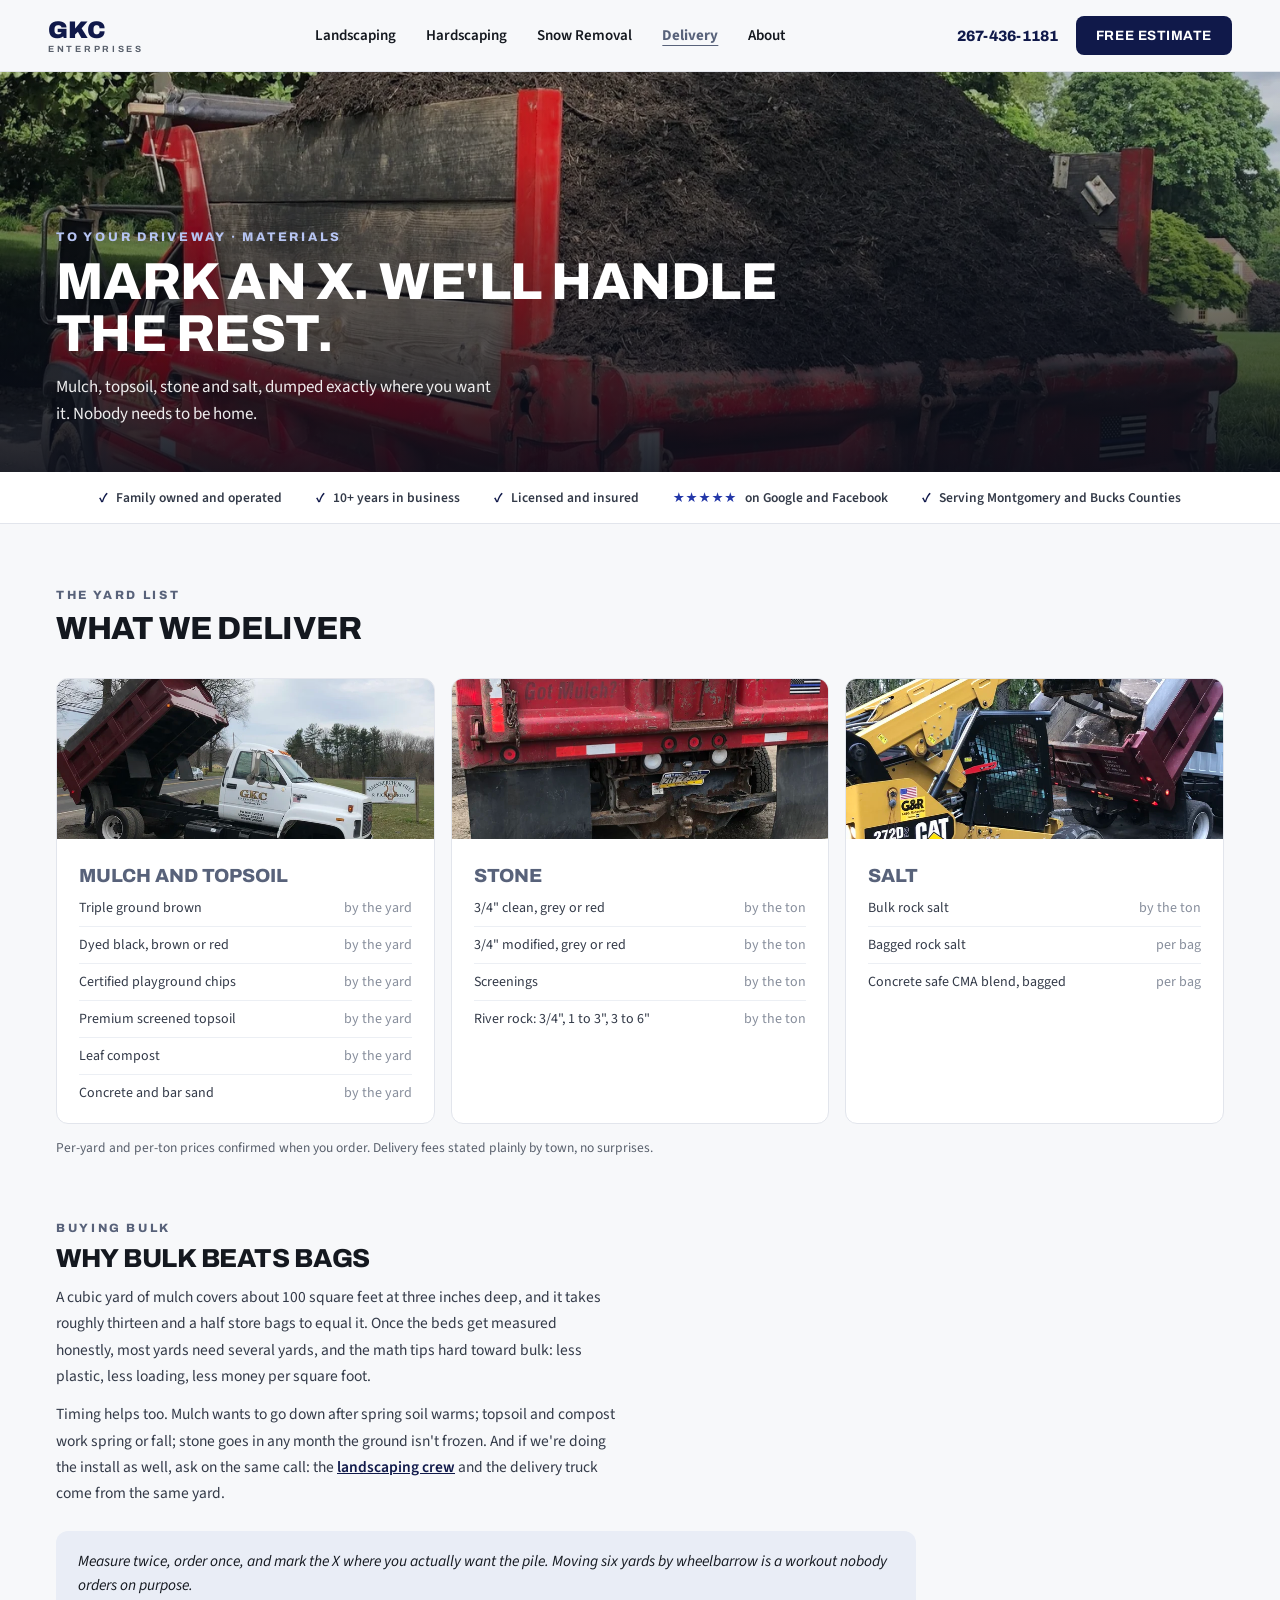
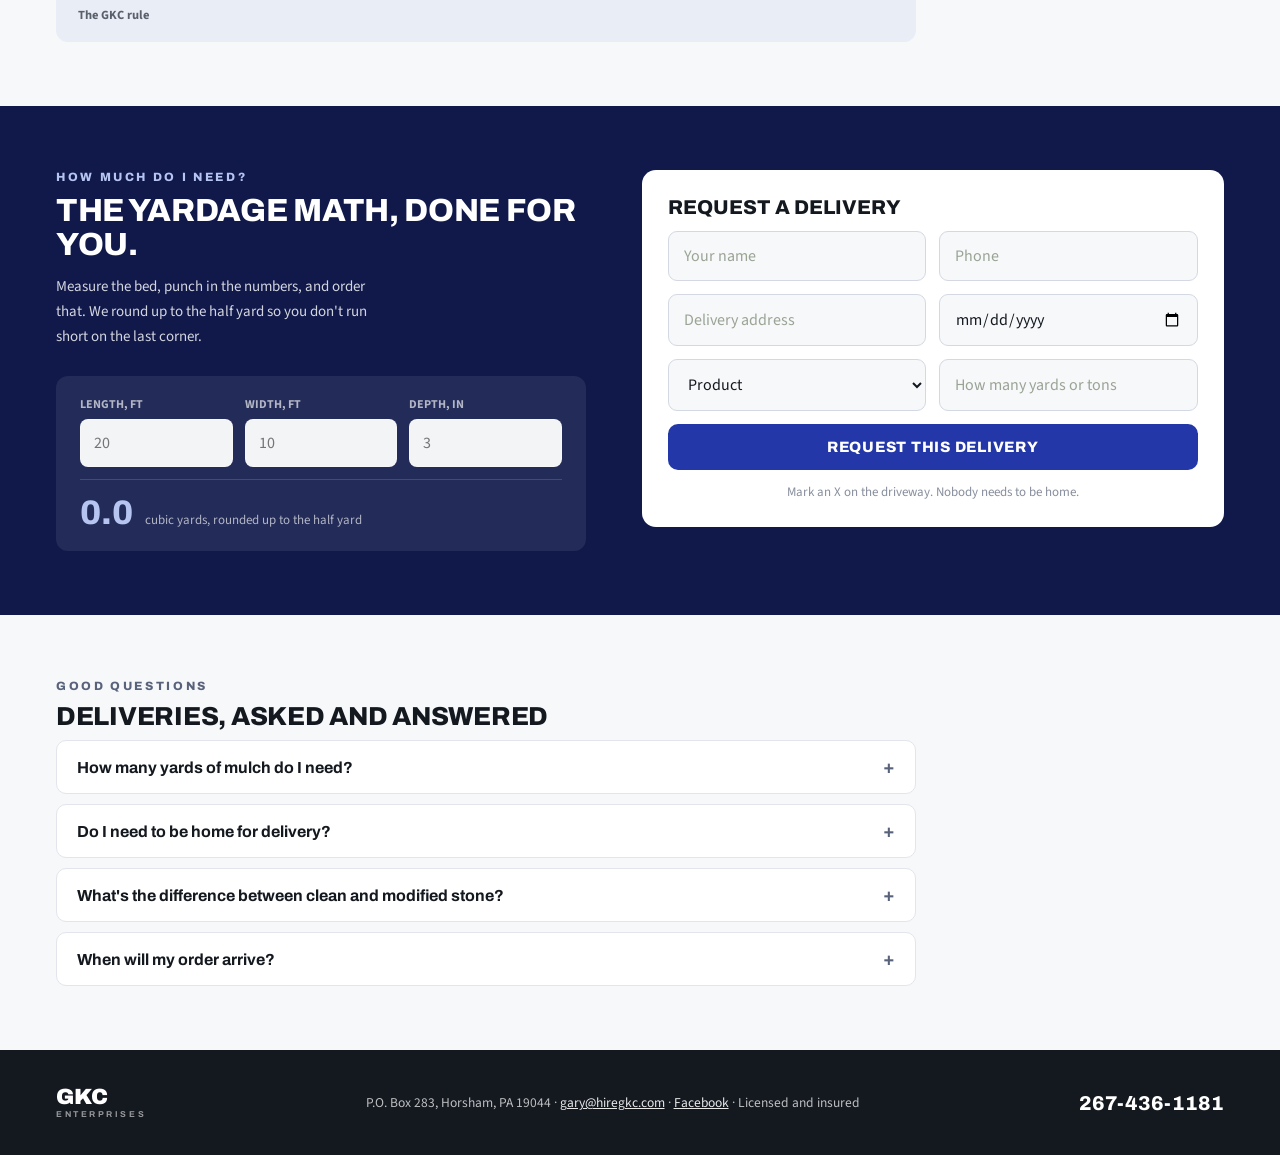
<file: delivery-services.html>
<!DOCTYPE html>
<html lang="en">
<head>
<meta charset="utf-8">
<meta name="viewport" content="width=device-width, initial-scale=1">
<title>Bulk Mulch, Topsoil &amp; Stone Delivery | GKC Enterprises</title>
<meta name="description" content="Bulk mulch, screened topsoil, stone and salt delivered to your driveway in Horsham, Hatboro, Warminster and nearby. Mark an X; nobody needs to be home.">
<link rel="canonical" href="https://hiregkc.com/delivery-services">
<meta property="og:title" content="GKC Delivery | Mark an X. We'll handle the rest.">
<meta property="og:description" content="Mulch, topsoil, stone and salt, dumped exactly where you want it. Nobody needs to be home.">
<meta property="og:image" content="https://hiregkc.com/images/hero-delivery.jpg">
<meta property="og:type" content="website">
<link rel="icon" href="/favicon.svg" type="image/svg+xml">
<link rel="preconnect" href="https://fonts.googleapis.com">
<link rel="preconnect" href="https://fonts.gstatic.com" crossorigin>
<link href="https://fonts.googleapis.com/css2?family=Archivo:wght@600;700;800;900&family=Source+Sans+3:ital,wght@0,400;0,600;0,700;1,400&display=swap" rel="stylesheet">
<link rel="stylesheet" href="/css/site.css">
<style>::selection { background: #DDE4F5; }</style>
<script type="application/ld+json">
{
  "@context": "https://schema.org",
  "@type": "Service",
  "serviceType": "Bulk landscape material delivery",
  "url": "https://hiregkc.com/delivery-services",
  "provider": { "@type": "HomeAndConstructionBusiness", "name": "GKC Enterprises LLC", "alternateName": "HireGKC", "telephone": "+12674361181", "url": "https://hiregkc.com/" },
  "areaServed": ["Montgomery County PA", "Bucks County PA"]
}
</script>
<script type="application/ld+json">
{
  "@context": "https://schema.org",
  "@type": "FAQPage",
  "mainEntity": [
    { "@type": "Question", "name": "How many yards of mulch do I need?", "acceptedAnswer": { "@type": "Answer", "text": "A cubic yard covers about 100 square feet at three inches deep. Measure the length and width of each bed, use the calculator on this page, and we round up to the half yard so you do not run short on the last corner." } },
    { "@type": "Question", "name": "Do I need to be home for delivery?", "acceptedAnswer": { "@type": "Answer", "text": "No. Mark an X on the driveway with chalk, tape or a cone, and the driver drops the load on the X. We confirm the price and the day by phone before the truck rolls." } },
    { "@type": "Question", "name": "What is the difference between clean and modified stone?", "acceptedAnswer": { "@type": "Answer", "text": "Clean stone is washed and uniform, so it drains: French drains, pipe bedding, dry wells. Modified has fines mixed in so it compacts tight: driveways, patio bases, anything that needs to lock up. Tell us what you are building and we will put the right one on the truck." } },
    { "@type": "Question", "name": "When will my order arrive?", "acceptedAnswer": { "@type": "Answer", "text": "We confirm the price and the day when you order, usually within one business day of your request. Spring moves fast; ordering ahead of the season holds your spot." } }
  ]
}
</script>
</head>
<body style="--accent:#58627A">

<a id="winter-banner" class="winter-banner" href="tel:+12674361181" hidden>
  <span class="tag">WINTER</span>
  <span>Snow emergency? The 24 hour line is open: <span class="num">267-436-1181</span></span>
</a>

<header class="header">
  <a class="brand" href="/" aria-label="GKC Enterprises home"><span class="gkc">GKC</span><span class="ent">ENTERPRISES</span></a>
  <nav class="nav" aria-label="Main">
    <a href="/landscaping">Landscaping</a>
    <a href="/hardscaping">Hardscaping</a>
    <a href="/snow-removal">Snow Removal</a>
    <a href="/delivery-services" class="active" aria-current="page">Delivery</a>
    <a href="/about">About</a>
  </nav>
  <div class="header-cta">
    <a class="header-phone" href="tel:+12674361181">267-436-1181</a>
    <a class="btn btn-spruce" href="/contact">FREE ESTIMATE</a>
    <button id="menu-btn" class="menu-btn" aria-label="Open menu" aria-expanded="false" aria-controls="nav-sheet"><span></span><span></span><span></span></button>
  </div>
</header>

<div id="nav-sheet" class="sheet">
  <button class="scrim" data-close tabindex="-1" aria-label="Close menu"></button>
  <div class="panel">
    <button class="close" data-close aria-label="Close menu">&times;</button>
    <a href="/landscaping">Landscaping</a>
    <a href="/hardscaping">Hardscaping</a>
    <a href="/snow-removal">Snow Removal</a>
    <a href="/delivery-services" class="active">Delivery</a>
    <a href="/about">About</a>
    <a class="sheet-phone" href="tel:+12674361181">267-436-1181</a>
    <a class="btn btn-orange btn-block" href="/contact">FREE ESTIMATE</a>
  </div>
</div>

<main>

  <section class="hero hero-short">
    <img class="bg" src="/images/hero-delivery.jpg" alt="GKC delivery truck dumping mulch on a driveway" fetchpriority="high">
    <div class="scrim" style="background:linear-gradient(to top,rgba(10,14,26,0.9) 0%,rgba(10,14,26,0.55) 45%,rgba(10,14,26,0.2) 80%)"></div>
    <div class="content" style="max-width:800px">
      <div class="eyebrow" style="color:#B6C4F2">To your driveway &middot; Materials</div>
      <h1>Mark an X. We'll handle the rest.</h1>
      <p class="lede" style="margin-bottom:0;max-width:56ch">Mulch, topsoil, stone and salt, dumped exactly where you want it. Nobody needs to be home.</p>
    </div>
  </section>

  <div class="trustbar">
    <span class="item"><span class="tick">&#10003;</span>Family owned and operated</span>
    <span class="item"><span class="tick">&#10003;</span>10+ years in business</span>
    <span class="item"><span class="tick">&#10003;</span>Licensed and insured</span>
    <span class="item"><span class="stars">&#9733;&#9733;&#9733;&#9733;&#9733;</span>on Google and Facebook</span>
    <span class="item"><span class="tick">&#10003;</span>Serving Montgomery and Bucks Counties</span>
  </div>

  <section class="section">
    <div class="in">
      <div style="max-width:680px;margin-bottom:32px">
        <div class="kicker" style="color:var(--ochre)">The yard list</div>
        <h2 class="sec">What we deliver</h2>
      </div>
      <div class="grid-3">
        <div class="card" style="overflow:hidden">
          <img src="/images/delivery-mulch.jpg" alt="Bulk mulch pile ready for delivery" loading="lazy" style="width:100%;height:160px;object-fit:cover">
          <div style="padding:20px 22px">
            <div style="font-family:var(--display);font-size:19px;font-weight:800;margin-bottom:12px;text-transform:uppercase;color:var(--ochre)">Mulch and topsoil</div>
            <div style="display:flex;flex-direction:column;gap:8px">
              <div class="list-row">Triple ground brown<span class="unit">by the yard</span></div>
              <div class="list-row">Dyed black, brown or red<span class="unit">by the yard</span></div>
              <div class="list-row">Certified playground chips<span class="unit">by the yard</span></div>
              <div class="list-row">Premium screened topsoil<span class="unit">by the yard</span></div>
              <div class="list-row">Leaf compost<span class="unit">by the yard</span></div>
              <div class="list-row">Concrete and bar sand<span class="unit">by the yard</span></div>
            </div>
          </div>
        </div>
        <div class="card" style="overflow:hidden">
          <img src="/images/delivery-stone.jpg" alt="Stone delivery by GKC" loading="lazy" style="width:100%;height:160px;object-fit:cover">
          <div style="padding:20px 22px">
            <div style="font-family:var(--display);font-size:19px;font-weight:800;margin-bottom:12px;text-transform:uppercase;color:var(--ochre)">Stone</div>
            <div style="display:flex;flex-direction:column;gap:8px">
              <div class="list-row">3/4" clean, grey or red<span class="unit">by the ton</span></div>
              <div class="list-row">3/4" modified, grey or red<span class="unit">by the ton</span></div>
              <div class="list-row">Screenings<span class="unit">by the ton</span></div>
              <div class="list-row">River rock: 3/4", 1 to 3", 3 to 6"<span class="unit">by the ton</span></div>
            </div>
          </div>
        </div>
        <div class="card" style="overflow:hidden">
          <img src="/images/delivery-salt.jpg" alt="Bulk salt delivery by GKC" loading="lazy" style="width:100%;height:160px;object-fit:cover">
          <div style="padding:20px 22px">
            <div style="font-family:var(--display);font-size:19px;font-weight:800;margin-bottom:12px;text-transform:uppercase;color:var(--ochre)">Salt</div>
            <div style="display:flex;flex-direction:column;gap:8px">
              <div class="list-row">Bulk rock salt<span class="unit">by the ton</span></div>
              <div class="list-row">Bagged rock salt<span class="unit">per bag</span></div>
              <div class="list-row">Concrete safe CMA blend, bagged<span class="unit">per bag</span></div>
            </div>
          </div>
        </div>
      </div>
      <div style="font-size:13.5px;color:var(--muted);margin-top:14px">Per-yard and per-ton prices confirmed when you order. Delivery fees stated plainly by town, no surprises.</div>
    </div>
  </section>

  <section class="section local-block" style="padding-top:0">
    <div class="in">
      <div class="kicker" style="color:var(--ochre)">Buying bulk</div>
      <h2 class="sec" style="font-size:26px">Why bulk beats bags</h2>
      <p>A cubic yard of mulch covers about 100 square feet at three inches deep, and it takes roughly thirteen and a half store bags to equal it. Once the beds get measured honestly, most yards need several yards, and the math tips hard toward bulk: less plastic, less loading, less money per square foot.</p>
      <p>Timing helps too. Mulch wants to go down after spring soil warms; topsoil and compost work spring or fall; stone goes in any month the ground isn't frozen. And if we're doing the install as well, ask on the same call: the <a href="/landscaping" style="font-weight:600">landscaping crew</a> and the delivery truck come from the same yard.</p>
      <div class="house-note">
        <div class="g-quote">Measure twice, order once, and mark the X where you actually want the pile. Moving six yards by wheelbarrow is a workout nobody orders on purpose.</div>
        <div class="g-who">The GKC rule</div>
      </div>
    </div>
  </section>

  <section class="section" style="background:var(--spruce)">
    <div class="in calc-grid" style="display:grid;grid-template-columns:1fr 1.1fr;gap:56px">
      <div>
        <div class="kicker" style="color:#B6C4F2">How much do I need?</div>
        <h2 class="sec" style="color:#fff;margin-bottom:14px">The yardage math, done for you.</h2>
        <p style="font-size:15px;line-height:1.65;color:rgba(255,255,255,0.82);margin:0 0 26px;max-width:46ch">Measure the bed, punch in the numbers, and order that. We round up to the half yard so you don't run short on the last corner.</p>
        <div style="background:rgba(255,255,255,0.08);border-radius:12px;padding:20px 24px;display:flex;flex-direction:column;gap:12px">
          <div style="display:grid;grid-template-columns:1fr 1fr 1fr;gap:12px">
            <div>
              <label for="calc-len" style="display:block;font-size:12px;font-weight:700;color:rgba(255,255,255,0.65);margin-bottom:6px">LENGTH, FT</label>
              <input id="calc-len" type="number" min="0" inputmode="decimal" placeholder="20" style="width:100%;padding:12px 13px;border:1px solid rgba(255,255,255,0.25);border-radius:8px;font-size:16px;background:rgba(255,255,255,0.95);color:var(--ink);font-family:var(--body)">
            </div>
            <div>
              <label for="calc-wid" style="display:block;font-size:12px;font-weight:700;color:rgba(255,255,255,0.65);margin-bottom:6px">WIDTH, FT</label>
              <input id="calc-wid" type="number" min="0" inputmode="decimal" placeholder="10" style="width:100%;padding:12px 13px;border:1px solid rgba(255,255,255,0.25);border-radius:8px;font-size:16px;background:rgba(255,255,255,0.95);color:var(--ink);font-family:var(--body)">
            </div>
            <div>
              <label for="calc-dep" style="display:block;font-size:12px;font-weight:700;color:rgba(255,255,255,0.65);margin-bottom:6px">DEPTH, IN</label>
              <input id="calc-dep" type="number" min="0" inputmode="decimal" placeholder="3" style="width:100%;padding:12px 13px;border:1px solid rgba(255,255,255,0.25);border-radius:8px;font-size:16px;background:rgba(255,255,255,0.95);color:var(--ink);font-family:var(--body)">
            </div>
          </div>
          <div style="display:flex;align-items:baseline;gap:12px;border-top:1px solid rgba(255,255,255,0.15);padding-top:14px">
            <div id="calc-yards" style="font-family:var(--display);font-size:34px;font-weight:800;color:#B6C4F2">0.0</div>
            <div style="font-size:13px;color:rgba(255,255,255,0.65)">cubic yards, rounded up to the half yard</div>
          </div>
        </div>
      </div>
      <form data-delivery style="background:#fff;border-radius:14px;padding:26px;display:flex;flex-direction:column;gap:13px;align-self:start" novalidate>
        <div style="font-family:var(--display);font-size:20px;font-weight:800;text-transform:uppercase">Request a delivery</div>
        <div class="form-2" style="gap:13px">
          <input class="field" name="name" autocomplete="name" placeholder="Your name" aria-label="Your name">
          <input class="field" name="phone" type="tel" autocomplete="tel" placeholder="Phone" aria-label="Phone">
        </div>
        <div class="form-2" style="gap:13px">
          <input class="field" name="address" autocomplete="street-address" placeholder="Delivery address" aria-label="Delivery address">
          <input class="field" name="date" type="date" aria-label="Preferred date">
        </div>
        <div class="form-2" style="gap:13px">
          <select class="field" name="product" aria-label="Product">
            <option value="">Product</option>
            <option>Triple ground brown mulch</option>
            <option>Dyed mulch: black</option>
            <option>Dyed mulch: brown</option>
            <option>Dyed mulch: red</option>
            <option>Certified playground chips</option>
            <option>Premium screened topsoil</option>
            <option>Leaf compost</option>
            <option>Concrete sand</option>
            <option>Bar sand</option>
            <option>3/4" clean stone, grey</option>
            <option>3/4" clean stone, red</option>
            <option>3/4" modified stone, grey</option>
            <option>3/4" modified stone, red</option>
            <option>Screenings</option>
            <option>River rock 3/4"</option>
            <option>River rock 1 to 3"</option>
            <option>River rock 3 to 6"</option>
            <option>Bulk rock salt</option>
            <option>Bagged rock salt</option>
            <option>CMA blend, bagged</option>
          </select>
          <input class="field" name="quantity" placeholder="How many yards or tons" aria-label="Quantity">
        </div>
        <div class="form-msg" role="status" aria-live="polite"></div>
        <button type="submit" class="btn btn-orange btn-block" style="padding:15px" data-label="REQUEST THIS DELIVERY">REQUEST THIS DELIVERY</button>
        <div class="form-note">Mark an X on the driveway. Nobody needs to be home.</div>
      </form>
    </div>
  </section>

  <section class="section">
    <div class="in">
      <div class="kicker" style="color:var(--ochre)">Good questions</div>
      <h2 class="sec" style="font-size:26px;margin-bottom:8px">Deliveries, asked and answered</h2>
      <div class="faq">
        <details class="faq-item">
          <summary>How many yards of mulch do I need?</summary>
          <div class="a"><p>A cubic yard covers about 100 square feet at three inches deep. Measure the length and width of each bed, punch it into the calculator above, and we round up to the half yard so you don't run short on the last corner.</p></div>
        </details>
        <details class="faq-item">
          <summary>Do I need to be home for delivery?</summary>
          <div class="a"><p>No. Mark an X on the driveway with chalk, tape or a cone, and the driver drops the load on the X. We confirm the price and the day by phone before the truck rolls.</p></div>
        </details>
        <details class="faq-item">
          <summary>What's the difference between clean and modified stone?</summary>
          <div class="a"><p>Clean stone is washed and uniform, so it drains: French drains, pipe bedding, dry wells. Modified has fines mixed in so it compacts tight: driveways, patio bases, anything that needs to lock up. Tell us what you're building and we'll put the right one on the truck.</p></div>
        </details>
        <details class="faq-item">
          <summary>When will my order arrive?</summary>
          <div class="a"><p>We confirm the price and the day when you order, usually within one business day of your request. Spring moves fast; ordering ahead of the season holds your spot.</p></div>
        </details>
      </div>
    </div>
  </section>

</main>

<footer class="footer-slim">
  <div class="brandline"><span class="gkc">GKC</span><span class="ent">ENTERPRISES</span></div>
  <div class="mid">P.O. Box 283, Horsham, PA 19044 &middot; <a href="mailto:gary@hiregkc.com">gary@hiregkc.com</a> &middot; <a href="https://www.facebook.com/GKC-Enterprise-LLC-179597382136966/" rel="noopener">Facebook</a> &middot; Licensed and insured</div>
  <a class="phone" href="tel:+12674361181">267-436-1181</a>
</footer>

<div class="mobile-bar">
  <a class="call" href="tel:+12674361181">CALL GKC</a>
  <a class="est" href="/contact">FREE ESTIMATE</a>
</div>

<script src="/js/site.js"></script>
<style>
@media (max-width: 900px) {
  .calc-grid { grid-template-columns: 1fr !important; gap: 28px !important; }
}
</style>
</body>
</html>
</file>
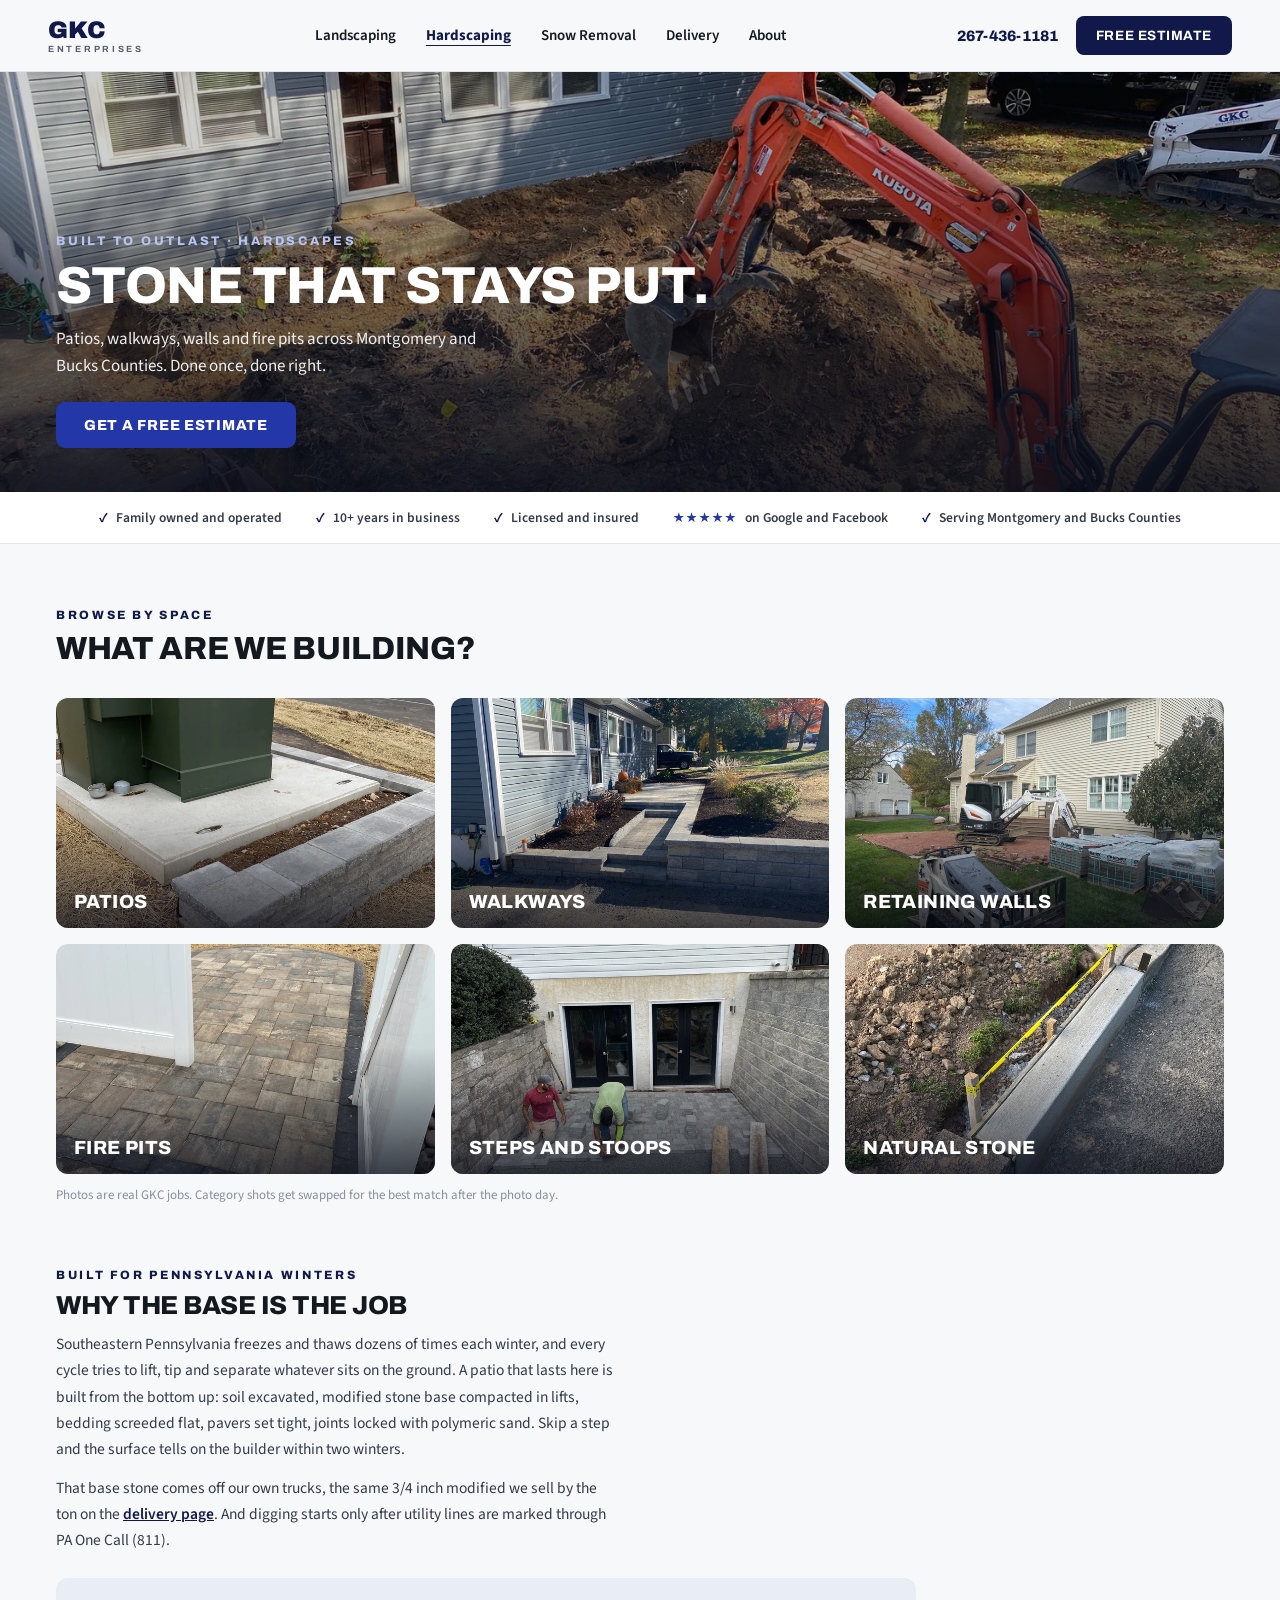
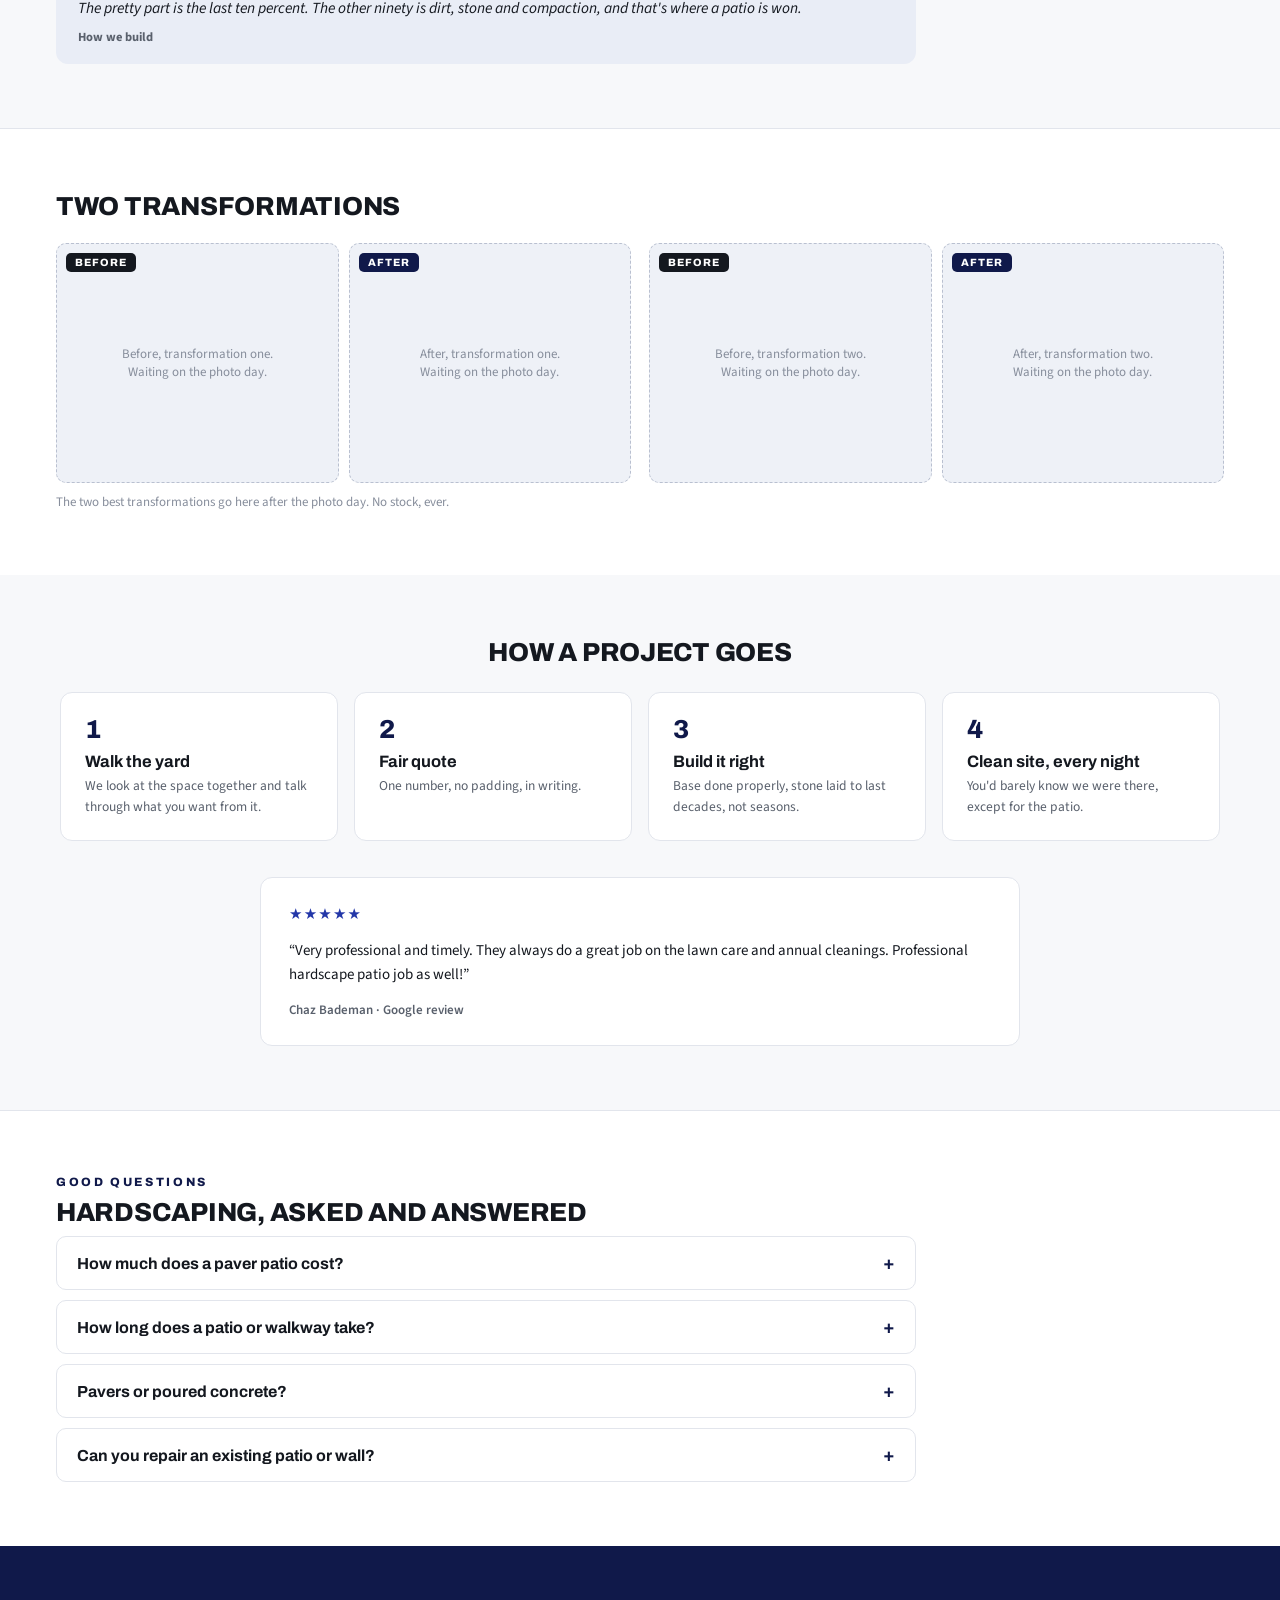
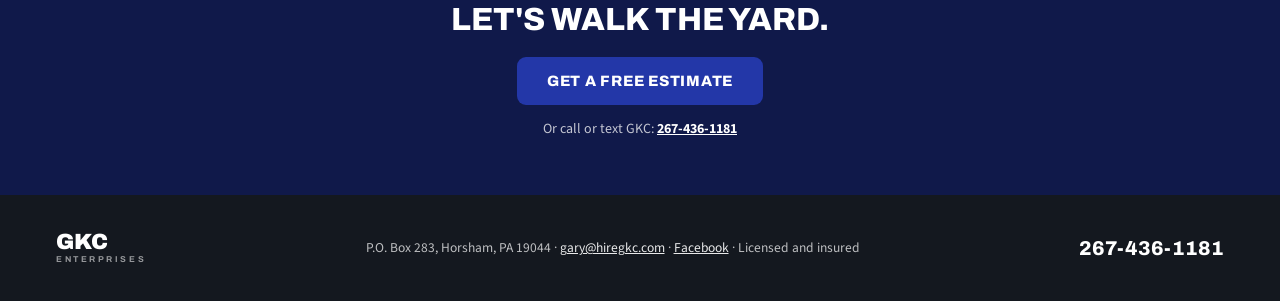
<file: hardscaping.html>
<!DOCTYPE html>
<html lang="en">
<head>
<meta charset="utf-8">
<meta name="viewport" content="width=device-width, initial-scale=1">
<title>Paver Patios, Walkways &amp; Retaining Walls | GKC Enterprises</title>
<meta name="description" content="Paver patios, walkways, retaining walls and fire pits built to last in Horsham, Hatboro, Doylestown and across Montgomery and Bucks Counties. Free estimates.">
<link rel="canonical" href="https://hiregkc.com/hardscaping">
<meta property="og:title" content="GKC Hardscaping | Stone that stays put.">
<meta property="og:description" content="Patios, walkways, walls and fire pits across Montgomery and Bucks Counties. Done once, done right.">
<meta property="og:image" content="https://hiregkc.com/images/hero-hardscaping.jpg">
<meta property="og:type" content="website">
<link rel="icon" href="/favicon.svg" type="image/svg+xml">
<link rel="preconnect" href="https://fonts.googleapis.com">
<link rel="preconnect" href="https://fonts.gstatic.com" crossorigin>
<link href="https://fonts.googleapis.com/css2?family=Archivo:wght@600;700;800;900&family=Source+Sans+3:ital,wght@0,400;0,600;0,700;1,400&display=swap" rel="stylesheet">
<link rel="stylesheet" href="/css/site.css">
<script type="application/ld+json">
{
  "@context": "https://schema.org",
  "@type": "Service",
  "serviceType": "Hardscaping",
  "url": "https://hiregkc.com/hardscaping",
  "provider": { "@type": "HomeAndConstructionBusiness", "name": "GKC Enterprises LLC", "alternateName": "HireGKC", "telephone": "+12674361181", "url": "https://hiregkc.com/" },
  "areaServed": ["Montgomery County PA", "Bucks County PA"]
}
</script>
<script type="application/ld+json">
{
  "@context": "https://schema.org",
  "@type": "FAQPage",
  "mainEntity": [
    { "@type": "Question", "name": "How much does a paver patio cost?", "acceptedAnswer": { "@type": "Answer", "text": "Size, material, access and site prep drive the number, so we do not guess it over the phone. We walk the yard, measure it, and put a fair number in writing. The walk-through and the estimate are free." } },
    { "@type": "Question", "name": "How long does a patio or walkway take?", "acceptedAnswer": { "@type": "Answer", "text": "Smaller walkways can be a matter of days; bigger patios take longer. Your quote comes with a timeline, and the site is left clean every night in between." } },
    { "@type": "Question", "name": "Pavers or poured concrete?", "acceptedAnswer": { "@type": "Answer", "text": "Both have their place. Around here, pavers handle freeze-thaw movement better: joints flex where a slab cracks, and a settled paver can be lifted and reset instead of ripped out. Concrete still wins for some pads. We will tell you straight which fits your project." } },
    { "@type": "Question", "name": "Can you repair an existing patio or wall?", "acceptedAnswer": { "@type": "Answer", "text": "Often, yes. Settled corners, heaved steps and leaning walls can frequently be rebuilt on a corrected base rather than replaced whole. Send a photo with your estimate request and we will take a look." } }
  ]
}
</script>
</head>
<body style="--accent:#10194A">

<a id="winter-banner" class="winter-banner" href="tel:+12674361181" hidden>
  <span class="tag">WINTER</span>
  <span>Snow emergency? The 24 hour line is open: <span class="num">267-436-1181</span></span>
</a>

<header class="header">
  <a class="brand" href="/" aria-label="GKC Enterprises home"><span class="gkc">GKC</span><span class="ent">ENTERPRISES</span></a>
  <nav class="nav" aria-label="Main">
    <a href="/landscaping">Landscaping</a>
    <a href="/hardscaping" class="active" aria-current="page">Hardscaping</a>
    <a href="/snow-removal">Snow Removal</a>
    <a href="/delivery-services">Delivery</a>
    <a href="/about">About</a>
  </nav>
  <div class="header-cta">
    <a class="header-phone" href="tel:+12674361181">267-436-1181</a>
    <a class="btn btn-spruce" href="/contact">FREE ESTIMATE</a>
    <button id="menu-btn" class="menu-btn" aria-label="Open menu" aria-expanded="false" aria-controls="nav-sheet"><span></span><span></span><span></span></button>
  </div>
</header>

<div id="nav-sheet" class="sheet">
  <button class="scrim" data-close tabindex="-1" aria-label="Close menu"></button>
  <div class="panel">
    <button class="close" data-close aria-label="Close menu">&times;</button>
    <a href="/landscaping">Landscaping</a>
    <a href="/hardscaping" class="active">Hardscaping</a>
    <a href="/snow-removal">Snow Removal</a>
    <a href="/delivery-services">Delivery</a>
    <a href="/about">About</a>
    <a class="sheet-phone" href="tel:+12674361181">267-436-1181</a>
    <a class="btn btn-orange btn-block" href="/contact">FREE ESTIMATE</a>
  </div>
</div>

<main>

  <section class="hero hero-sub">
    <img class="bg" src="/images/hero-hardscaping.jpg" alt="GKC paver patio in Montgomery County" fetchpriority="high">
    <div class="scrim" style="background:linear-gradient(to top,rgba(10,14,26,0.9) 0%,rgba(10,14,26,0.55) 45%,rgba(10,14,26,0.2) 80%)"></div>
    <div class="content">
      <div class="eyebrow" style="color:#B6C4F2">Built to outlast &middot; Hardscapes</div>
      <h1>Stone that stays put.</h1>
      <p class="lede">Patios, walkways, walls and fire pits across Montgomery and Bucks Counties. Done once, done right.</p>
      <a class="btn btn-orange" style="font-size:14.5px;padding:15px 28px" href="/contact">GET A FREE ESTIMATE</a>
    </div>
  </section>

  <div class="trustbar">
    <span class="item"><span class="tick">&#10003;</span>Family owned and operated</span>
    <span class="item"><span class="tick">&#10003;</span>10+ years in business</span>
    <span class="item"><span class="tick">&#10003;</span>Licensed and insured</span>
    <span class="item"><span class="stars">&#9733;&#9733;&#9733;&#9733;&#9733;</span>on Google and Facebook</span>
    <span class="item"><span class="tick">&#10003;</span>Serving Montgomery and Bucks Counties</span>
  </div>

  <section class="section">
    <div class="in">
      <div style="max-width:680px;margin-bottom:32px">
        <div class="kicker" style="color:var(--clay)">Browse by space</div>
        <h2 class="sec">What are we building?</h2>
      </div>
      <div class="grid-3">
        <a class="space-card" href="/contact">
          <img src="/images/hardscape-patios.jpg" alt="Paver patio by GKC" loading="lazy">
          <div class="fade"></div>
          <div class="label">Patios</div>
        </a>
        <a class="space-card" href="/contact">
          <img src="/images/hardscape-walkways.jpg" alt="Stone walkway by GKC" loading="lazy">
          <div class="fade"></div>
          <div class="label">Walkways</div>
        </a>
        <a class="space-card" href="/contact">
          <img src="/images/hardscape-retaining-walls.jpg" alt="Retaining wall by GKC" loading="lazy">
          <div class="fade"></div>
          <div class="label">Retaining walls</div>
        </a>
        <a class="space-card" href="/contact">
          <img src="/images/hardscape-fire-pits.jpg" alt="Outdoor fire pit by GKC" loading="lazy">
          <div class="fade"></div>
          <div class="label">Fire pits</div>
        </a>
        <a class="space-card" href="/contact">
          <img src="/images/hardscape-steps.jpg" alt="Stone steps by GKC" loading="lazy">
          <div class="fade"></div>
          <div class="label">Steps and stoops</div>
        </a>
        <a class="space-card" href="/contact">
          <img src="/images/hardscape-natural-stone.jpg" alt="Natural stone work by GKC" loading="lazy">
          <div class="fade"></div>
          <div class="label">Natural stone</div>
        </a>
      </div>
      <div class="footnote" style="margin-top:12px">Photos are real GKC jobs. Category shots get swapped for the best match after the photo day.</div>
    </div>
  </section>

  <section class="section local-block" style="padding-top:0">
    <div class="in">
      <div class="kicker" style="color:var(--clay)">Built for Pennsylvania winters</div>
      <h2 class="sec" style="font-size:26px">Why the base is the job</h2>
      <p>Southeastern Pennsylvania freezes and thaws dozens of times each winter, and every cycle tries to lift, tip and separate whatever sits on the ground. A patio that lasts here is built from the bottom up: soil excavated, modified stone base compacted in lifts, bedding screeded flat, pavers set tight, joints locked with polymeric sand. Skip a step and the surface tells on the builder within two winters.</p>
      <p>That base stone comes off our own trucks, the same 3/4 inch modified we sell by the ton on the <a href="/delivery-services" style="font-weight:600">delivery page</a>. And digging starts only after utility lines are marked through PA One Call (811).</p>
      <div class="house-note">
        <div class="g-quote">The pretty part is the last ten percent. The other ninety is dirt, stone and compaction, and that's where a patio is won.</div>
        <div class="g-who">How we build</div>
      </div>
    </div>
  </section>

  <section class="section" style="background:#fff;border-top:1px solid var(--line)">
    <div class="in">
      <h2 class="sec" style="font-size:26px;margin-bottom:22px">Two transformations</h2>
      <div class="grid-2">
        <div class="ba-pair">
          <div class="ba-cell" style="height:240px"><div class="slot">Before, transformation one.<br>Waiting on the photo day.</div><span class="badge">BEFORE</span></div>
          <div class="ba-cell" style="height:240px"><div class="slot">After, transformation one.<br>Waiting on the photo day.</div><span class="badge after">AFTER</span></div>
        </div>
        <div class="ba-pair">
          <div class="ba-cell" style="height:240px"><div class="slot">Before, transformation two.<br>Waiting on the photo day.</div><span class="badge">BEFORE</span></div>
          <div class="ba-cell" style="height:240px"><div class="slot">After, transformation two.<br>Waiting on the photo day.</div><span class="badge after">AFTER</span></div>
        </div>
      </div>
      <div class="footnote" style="margin-top:10px">The two best transformations go here after the photo day. No stock, ever.</div>
    </div>
  </section>

  <section class="section">
    <div class="in">
      <h2 class="sec" style="font-size:26px;margin-bottom:26px;text-align:center">How a project goes</h2>
      <div class="grid-4" style="max-width:1160px;margin:0 auto;gap:16px">
        <div class="tile"><div style="font-family:var(--display);font-size:26px;font-weight:800;color:var(--clay);margin-bottom:10px">1</div><div class="t" style="font-size:16.5px">Walk the yard</div><div class="d" style="font-size:13.5px">We look at the space together and talk through what you want from it.</div></div>
        <div class="tile"><div style="font-family:var(--display);font-size:26px;font-weight:800;color:var(--clay);margin-bottom:10px">2</div><div class="t" style="font-size:16.5px">Fair quote</div><div class="d" style="font-size:13.5px">One number, no padding, in writing.</div></div>
        <div class="tile"><div style="font-family:var(--display);font-size:26px;font-weight:800;color:var(--clay);margin-bottom:10px">3</div><div class="t" style="font-size:16.5px">Build it right</div><div class="d" style="font-size:13.5px">Base done properly, stone laid to last decades, not seasons.</div></div>
        <div class="tile"><div style="font-family:var(--display);font-size:26px;font-weight:800;color:var(--clay);margin-bottom:10px">4</div><div class="t" style="font-size:16.5px">Clean site, every night</div><div class="d" style="font-size:13.5px">You'd barely know we were there, except for the patio.</div></div>
      </div>
      <div class="review" style="max-width:760px;margin:36px auto 0">
        <div class="stars">&#9733;&#9733;&#9733;&#9733;&#9733;</div>
        <div class="q" style="font-size:15px">&ldquo;Very professional and timely. They always do a great job on the lawn care and annual cleanings. Professional hardscape patio job as well!&rdquo;</div>
        <div class="who">Chaz Bademan &middot; Google review</div>
      </div>
    </div>
  </section>

  <section class="section" style="background:#fff;border-top:1px solid var(--line)">
    <div class="in">
      <div class="kicker" style="color:var(--clay)">Good questions</div>
      <h2 class="sec" style="font-size:26px;margin-bottom:8px">Hardscaping, asked and answered</h2>
      <div class="faq">
        <details class="faq-item">
          <summary>How much does a paver patio cost?</summary>
          <div class="a"><p>Size, material, access and site prep drive the number, so we don't guess it over the phone. We walk the yard, measure it, and put a fair number in writing. The walk-through and the estimate are <a href="/contact" style="font-weight:600">free</a>.</p></div>
        </details>
        <details class="faq-item">
          <summary>How long does a patio or walkway take?</summary>
          <div class="a"><p>Smaller walkways can be a matter of days; bigger patios take longer. Your quote comes with a timeline, and the site is left clean every night in between.</p></div>
        </details>
        <details class="faq-item">
          <summary>Pavers or poured concrete?</summary>
          <div class="a"><p>Both have their place. Around here, pavers handle freeze-thaw movement better: joints flex where a slab cracks, and a settled paver can be lifted and reset instead of ripped out. Concrete still wins for some pads. We'll tell you straight which fits your project.</p></div>
        </details>
        <details class="faq-item">
          <summary>Can you repair an existing patio or wall?</summary>
          <div class="a"><p>Often, yes. Settled corners, heaved steps and leaning walls can frequently be rebuilt on a corrected base rather than replaced whole. Send a photo with your estimate request and we'll take a look.</p></div>
        </details>
      </div>
    </div>
  </section>

  <section class="cta-band">
    <h2>Let's walk the yard.</h2>
    <a class="btn btn-orange" href="/contact">GET A FREE ESTIMATE</a>
    <div class="under">Or call or text GKC: <a href="tel:+12674361181">267-436-1181</a></div>
  </section>

</main>

<footer class="footer-slim">
  <div class="brandline"><span class="gkc">GKC</span><span class="ent">ENTERPRISES</span></div>
  <div class="mid">P.O. Box 283, Horsham, PA 19044 &middot; <a href="mailto:gary@hiregkc.com">gary@hiregkc.com</a> &middot; <a href="https://www.facebook.com/GKC-Enterprise-LLC-179597382136966/" rel="noopener">Facebook</a> &middot; Licensed and insured</div>
  <a class="phone" href="tel:+12674361181">267-436-1181</a>
</footer>

<div class="mobile-bar">
  <a class="call" href="tel:+12674361181">CALL GKC</a>
  <a class="est" href="/contact">FREE ESTIMATE</a>
</div>

<script src="/js/site.js"></script>
</body>
</html>
</file>
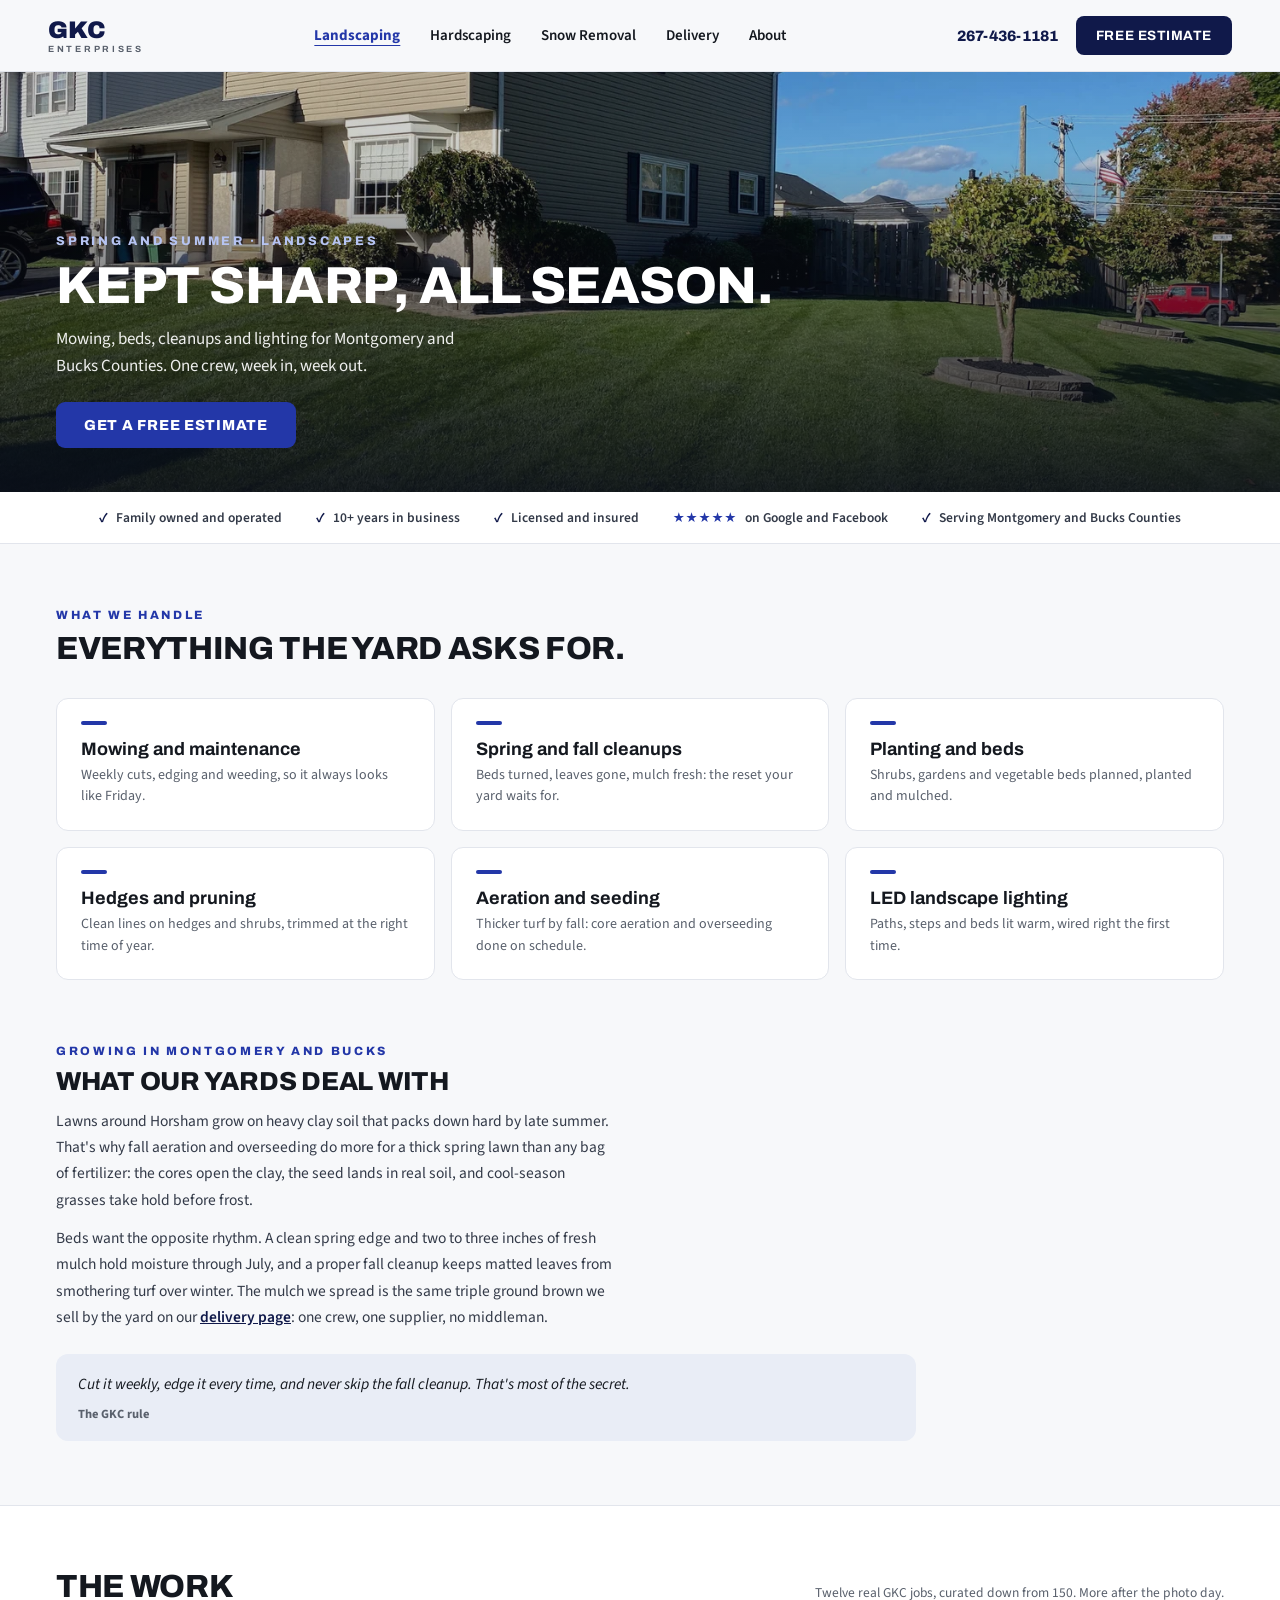
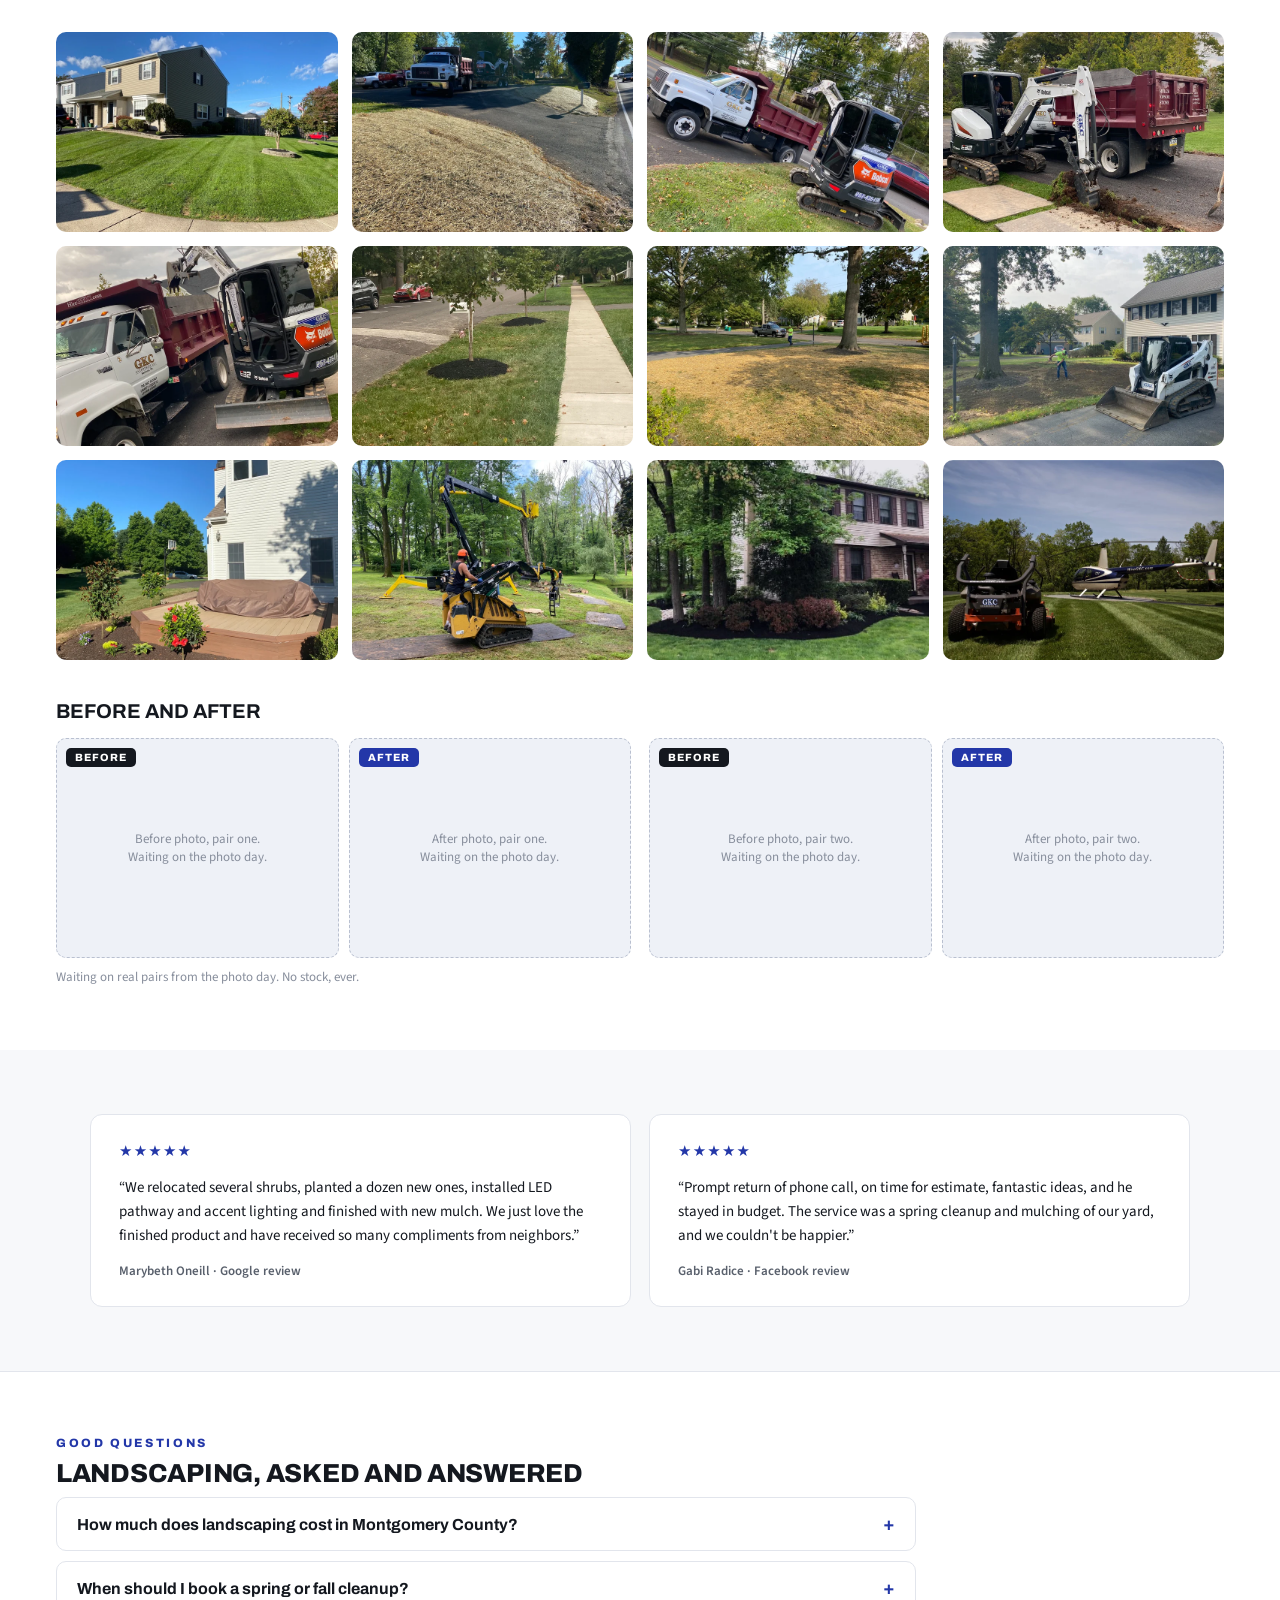
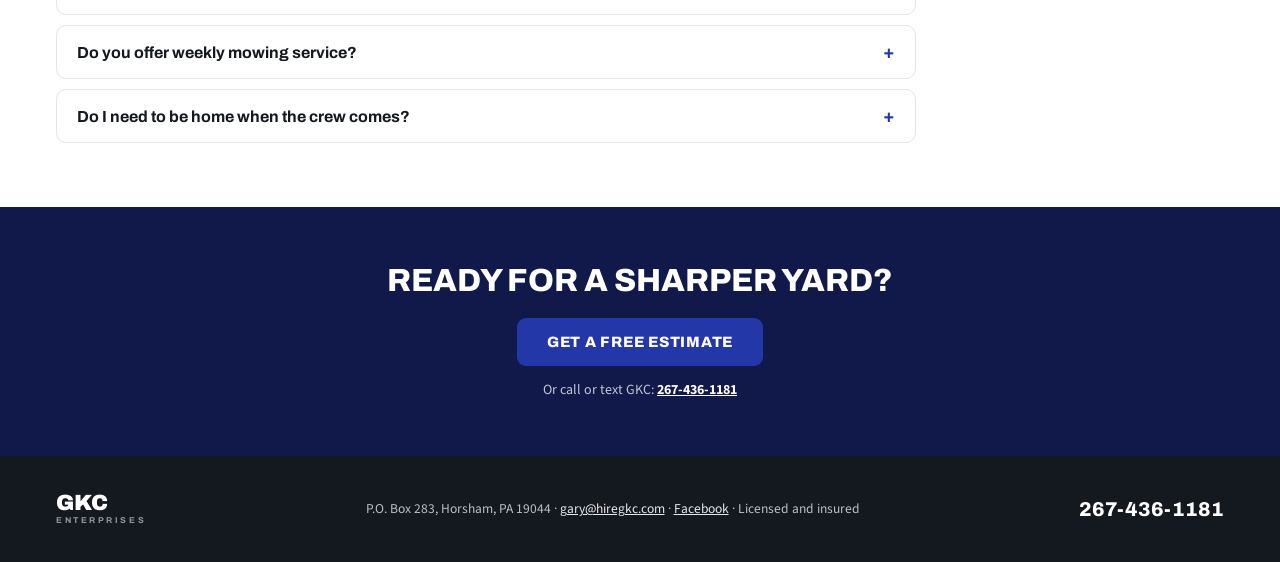
<file: landscaping.html>
<!DOCTYPE html>
<html lang="en">
<head>
<meta charset="utf-8">
<meta name="viewport" content="width=device-width, initial-scale=1">
<title>Landscaping in Montgomery &amp; Bucks Counties | GKC Enterprises</title>
<meta name="description" content="Mowing, cleanups, planting, beds, aeration and LED lighting across Montgomery and Bucks Counties: Horsham, Hatboro, Willow Grove, Ambler and nearby. Free estimates.">
<link rel="canonical" href="https://hiregkc.com/landscaping">
<meta property="og:title" content="GKC Landscaping | Kept sharp, all season.">
<meta property="og:description" content="Mowing, beds, cleanups and lighting for Montgomery and Bucks Counties. One crew, week in, week out.">
<meta property="og:image" content="https://hiregkc.com/images/hero-landscaping.jpg">
<meta property="og:type" content="website">
<link rel="icon" href="/favicon.svg" type="image/svg+xml">
<link rel="preconnect" href="https://fonts.googleapis.com">
<link rel="preconnect" href="https://fonts.gstatic.com" crossorigin>
<link href="https://fonts.googleapis.com/css2?family=Archivo:wght@600;700;800;900&family=Source+Sans+3:ital,wght@0,400;0,600;0,700;1,400&display=swap" rel="stylesheet">
<link rel="stylesheet" href="/css/site.css">
<script type="application/ld+json">
{
  "@context": "https://schema.org",
  "@type": "Service",
  "serviceType": "Landscaping",
  "url": "https://hiregkc.com/landscaping",
  "provider": { "@type": "HomeAndConstructionBusiness", "name": "GKC Enterprises LLC", "alternateName": "HireGKC", "telephone": "+12674361181", "url": "https://hiregkc.com/" },
  "areaServed": ["Montgomery County PA", "Bucks County PA"]
}
</script>
<script type="application/ld+json">
{
  "@context": "https://schema.org",
  "@type": "FAQPage",
  "mainEntity": [
    { "@type": "Question", "name": "How much does landscaping cost in Montgomery County?", "acceptedAnswer": { "@type": "Answer", "text": "It depends on the yard, which is why every number starts with a free walk-through. Weekly mowing, one-time cleanups and full bed renovations are each priced on their own terms, measured on site and quoted fair, in writing. No padding, no surprises." } },
    { "@type": "Question", "name": "When should I book a spring or fall cleanup?", "acceptedAnswer": { "@type": "Answer", "text": "Spring cleanups run March into May; fall cleanups start when the leaves do, October into December. The calendar fills a few weeks ahead in both seasons, so the best time to call is before the season turns." } },
    { "@type": "Question", "name": "Do you offer weekly mowing service?", "acceptedAnswer": { "@type": "Answer", "text": "Yes. Weekly cuts with edging and trimming through the growing season, on a route, the same crew all year. Not a different truck every visit." } },
    { "@type": "Question", "name": "Do I need to be home when the crew comes?", "acceptedAnswer": { "@type": "Answer", "text": "No. Most maintenance visits happen while you are at work. Gates get closed, debris gets hauled, and if something needs your eyes, we call." } }
  ]
}
</script>
</head>
<body style="--accent:#2337A8">

<a id="winter-banner" class="winter-banner" href="tel:+12674361181" hidden>
  <span class="tag">WINTER</span>
  <span>Snow emergency? The 24 hour line is open: <span class="num">267-436-1181</span></span>
</a>

<header class="header">
  <a class="brand" href="/" aria-label="GKC Enterprises home"><span class="gkc">GKC</span><span class="ent">ENTERPRISES</span></a>
  <nav class="nav" aria-label="Main">
    <a href="/landscaping" class="active" aria-current="page">Landscaping</a>
    <a href="/hardscaping">Hardscaping</a>
    <a href="/snow-removal">Snow Removal</a>
    <a href="/delivery-services">Delivery</a>
    <a href="/about">About</a>
  </nav>
  <div class="header-cta">
    <a class="header-phone" href="tel:+12674361181">267-436-1181</a>
    <a class="btn btn-spruce" href="/contact">FREE ESTIMATE</a>
    <button id="menu-btn" class="menu-btn" aria-label="Open menu" aria-expanded="false" aria-controls="nav-sheet"><span></span><span></span><span></span></button>
  </div>
</header>

<div id="nav-sheet" class="sheet">
  <button class="scrim" data-close tabindex="-1" aria-label="Close menu"></button>
  <div class="panel">
    <button class="close" data-close aria-label="Close menu">&times;</button>
    <a href="/landscaping" class="active">Landscaping</a>
    <a href="/hardscaping">Hardscaping</a>
    <a href="/snow-removal">Snow Removal</a>
    <a href="/delivery-services">Delivery</a>
    <a href="/about">About</a>
    <a class="sheet-phone" href="tel:+12674361181">267-436-1181</a>
    <a class="btn btn-orange btn-block" href="/contact">FREE ESTIMATE</a>
  </div>
</div>

<main>

  <section class="hero hero-sub">
    <img class="bg" src="/images/hero-landscaping.jpg" alt="GKC landscaping job in Montgomery County with fresh beds and clean lines" fetchpriority="high">
    <div class="scrim" style="background:linear-gradient(to top,rgba(10,14,26,0.9) 0%,rgba(10,14,26,0.55) 45%,rgba(10,14,26,0.2) 80%)"></div>
    <div class="content">
      <div class="eyebrow" style="color:#B6C4F2">Spring and summer &middot; Landscapes</div>
      <h1>Kept sharp, all season.</h1>
      <p class="lede">Mowing, beds, cleanups and lighting for Montgomery and Bucks Counties. One crew, week in, week out.</p>
      <a class="btn btn-orange" style="font-size:14.5px;padding:15px 28px" href="/contact">GET A FREE ESTIMATE</a>
    </div>
  </section>

  <div class="trustbar">
    <span class="item"><span class="tick">&#10003;</span>Family owned and operated</span>
    <span class="item"><span class="tick">&#10003;</span>10+ years in business</span>
    <span class="item"><span class="tick">&#10003;</span>Licensed and insured</span>
    <span class="item"><span class="stars">&#9733;&#9733;&#9733;&#9733;&#9733;</span>on Google and Facebook</span>
    <span class="item"><span class="tick">&#10003;</span>Serving Montgomery and Bucks Counties</span>
  </div>

  <section class="section">
    <div class="in">
      <div style="max-width:640px;margin-bottom:32px">
        <div class="kicker" style="color:var(--green)">What we handle</div>
        <h2 class="sec">Everything the yard asks for.</h2>
      </div>
      <div class="grid-3">
        <div class="tile"><div class="dash"></div><div class="t">Mowing and maintenance</div><div class="d">Weekly cuts, edging and weeding, so it always looks like Friday.</div></div>
        <div class="tile"><div class="dash"></div><div class="t">Spring and fall cleanups</div><div class="d">Beds turned, leaves gone, mulch fresh: the reset your yard waits for.</div></div>
        <div class="tile"><div class="dash"></div><div class="t">Planting and beds</div><div class="d">Shrubs, gardens and vegetable beds planned, planted and mulched.</div></div>
        <div class="tile"><div class="dash"></div><div class="t">Hedges and pruning</div><div class="d">Clean lines on hedges and shrubs, trimmed at the right time of year.</div></div>
        <div class="tile"><div class="dash"></div><div class="t">Aeration and seeding</div><div class="d">Thicker turf by fall: core aeration and overseeding done on schedule.</div></div>
        <div class="tile"><div class="dash"></div><div class="t">LED landscape lighting</div><div class="d">Paths, steps and beds lit warm, wired right the first time.</div></div>
      </div>
    </div>
  </section>

  <section class="section local-block" style="padding-top:0">
    <div class="in">
      <div class="kicker" style="color:var(--green)">Growing in Montgomery and Bucks</div>
      <h2 class="sec" style="font-size:26px">What our yards deal with</h2>
      <p>Lawns around Horsham grow on heavy clay soil that packs down hard by late summer. That's why fall aeration and overseeding do more for a thick spring lawn than any bag of fertilizer: the cores open the clay, the seed lands in real soil, and cool-season grasses take hold before frost.</p>
      <p>Beds want the opposite rhythm. A clean spring edge and two to three inches of fresh mulch hold moisture through July, and a proper fall cleanup keeps matted leaves from smothering turf over winter. The mulch we spread is the same triple ground brown we sell by the yard on our <a href="/delivery-services" style="font-weight:600">delivery page</a>: one crew, one supplier, no middleman.</p>
      <div class="house-note">
        <div class="g-quote">Cut it weekly, edge it every time, and never skip the fall cleanup. That's most of the secret.</div>
        <div class="g-who">The GKC rule</div>
      </div>
    </div>
  </section>

  <section class="section" style="background:#fff;border-top:1px solid var(--line)">
    <div class="in">
      <div style="display:flex;justify-content:space-between;align-items:baseline;margin-bottom:28px;gap:20px;flex-wrap:wrap">
        <h2 class="sec">The work</h2>
        <div style="font-size:13.5px;color:var(--muted)">Twelve real GKC jobs, curated down from 150. More after the photo day.</div>
      </div>
      <div class="gallery">
        <img src="/images/landscaping-01.jpg" alt="GKC landscaping: refreshed beds and lawn" loading="lazy">
        <img src="/images/landscaping-02.jpg" alt="GKC landscaping: planting bed with mulch" loading="lazy">
        <img src="/images/landscaping-03.jpg" alt="GKC landscaping: front yard cleanup" loading="lazy">
        <img src="/images/landscaping-04.jpg" alt="GKC landscaping: shrubs and edging" loading="lazy">
        <img src="/images/landscaping-05.jpg" alt="GKC landscaping: fresh mulch and plantings" loading="lazy">
        <img src="/images/landscaping-06.jpg" alt="GKC landscaping: backyard beds" loading="lazy">
        <img src="/images/landscaping-07.jpg" alt="GKC landscaping: walkway planting" loading="lazy">
        <img src="/images/landscaping-08.jpg" alt="GKC landscaping: seasonal color" loading="lazy">
        <img src="/images/landscaping-09.jpg" alt="GKC landscaping: lawn and bed lines" loading="lazy">
        <img src="/images/landscaping-10.jpg" alt="GKC landscaping: finished front beds" loading="lazy">
        <img src="/images/door-landscaping.jpg" alt="GKC landscaping: full yard refresh" loading="lazy">
        <img src="/images/landscaping-12.jpg" alt="GKC landscaping: property maintenance" loading="lazy">
      </div>
      <div style="margin-top:40px">
        <h3 style="font-family:var(--display);font-size:20px;font-weight:700;margin:0 0 16px;text-transform:uppercase">Before and after</h3>
        <div class="grid-2">
          <div class="ba-pair">
            <div class="ba-cell"><div class="slot">Before photo, pair one.<br>Waiting on the photo day.</div><span class="badge">BEFORE</span></div>
            <div class="ba-cell"><div class="slot">After photo, pair one.<br>Waiting on the photo day.</div><span class="badge after">AFTER</span></div>
          </div>
          <div class="ba-pair">
            <div class="ba-cell"><div class="slot">Before photo, pair two.<br>Waiting on the photo day.</div><span class="badge">BEFORE</span></div>
            <div class="ba-cell"><div class="slot">After photo, pair two.<br>Waiting on the photo day.</div><span class="badge after">AFTER</span></div>
          </div>
        </div>
        <div class="footnote" style="margin-top:10px">Waiting on real pairs from the photo day. No stock, ever.</div>
      </div>
    </div>
  </section>

  <section class="section">
    <div class="grid-2" style="max-width:1100px;margin:0 auto">
      <div class="review">
        <div class="stars">&#9733;&#9733;&#9733;&#9733;&#9733;</div>
        <div class="q" style="font-size:15px">&ldquo;We relocated several shrubs, planted a dozen new ones, installed LED pathway and accent lighting and finished with new mulch. We just love the finished product and have received so many compliments from neighbors.&rdquo;</div>
        <div class="who">Marybeth Oneill &middot; Google review</div>
      </div>
      <div class="review">
        <div class="stars">&#9733;&#9733;&#9733;&#9733;&#9733;</div>
        <div class="q" style="font-size:15px">&ldquo;Prompt return of phone call, on time for estimate, fantastic ideas, and he stayed in budget. The service was a spring cleanup and mulching of our yard, and we couldn't be happier.&rdquo;</div>
        <div class="who">Gabi Radice &middot; Facebook review</div>
      </div>
    </div>
  </section>

  <section class="section" style="background:#fff;border-top:1px solid var(--line)">
    <div class="in">
      <div class="kicker" style="color:var(--green)">Good questions</div>
      <h2 class="sec" style="font-size:26px;margin-bottom:8px">Landscaping, asked and answered</h2>
      <div class="faq">
        <details class="faq-item">
          <summary>How much does landscaping cost in Montgomery County?</summary>
          <div class="a"><p>It depends on the yard, which is why every number starts with a free walk-through. Weekly mowing, one-time cleanups and full bed renovations are each priced on their own terms, measured on site and quoted fair, in writing. No padding, no surprises. <a href="/contact" style="font-weight:600">Request yours here.</a></p></div>
        </details>
        <details class="faq-item">
          <summary>When should I book a spring or fall cleanup?</summary>
          <div class="a"><p>Spring cleanups run March into May; fall cleanups start when the leaves do, October into December. The calendar fills a few weeks ahead in both seasons, so the best time to call is before the season turns.</p></div>
        </details>
        <details class="faq-item">
          <summary>Do you offer weekly mowing service?</summary>
          <div class="a"><p>Yes. Weekly cuts with edging and trimming through the growing season, on a route, the same crew all year. Not a different truck every visit.</p></div>
        </details>
        <details class="faq-item">
          <summary>Do I need to be home when the crew comes?</summary>
          <div class="a"><p>No. Most maintenance visits happen while you are at work. Gates get closed, debris gets hauled, and if something needs your eyes, we call.</p></div>
        </details>
      </div>
    </div>
  </section>

  <section class="cta-band">
    <h2>Ready for a sharper yard?</h2>
    <a class="btn btn-orange" href="/contact">GET A FREE ESTIMATE</a>
    <div class="under">Or call or text GKC: <a href="tel:+12674361181">267-436-1181</a></div>
  </section>

</main>

<footer class="footer-slim">
  <div class="brandline"><span class="gkc">GKC</span><span class="ent">ENTERPRISES</span></div>
  <div class="mid">P.O. Box 283, Horsham, PA 19044 &middot; <a href="mailto:gary@hiregkc.com">gary@hiregkc.com</a> &middot; <a href="https://www.facebook.com/GKC-Enterprise-LLC-179597382136966/" rel="noopener">Facebook</a> &middot; Licensed and insured</div>
  <a class="phone" href="tel:+12674361181">267-436-1181</a>
</footer>

<div class="mobile-bar">
  <a class="call" href="tel:+12674361181">CALL GKC</a>
  <a class="est" href="/contact">FREE ESTIMATE</a>
</div>

<script src="/js/site.js"></script>
</body>
</html>
</file>
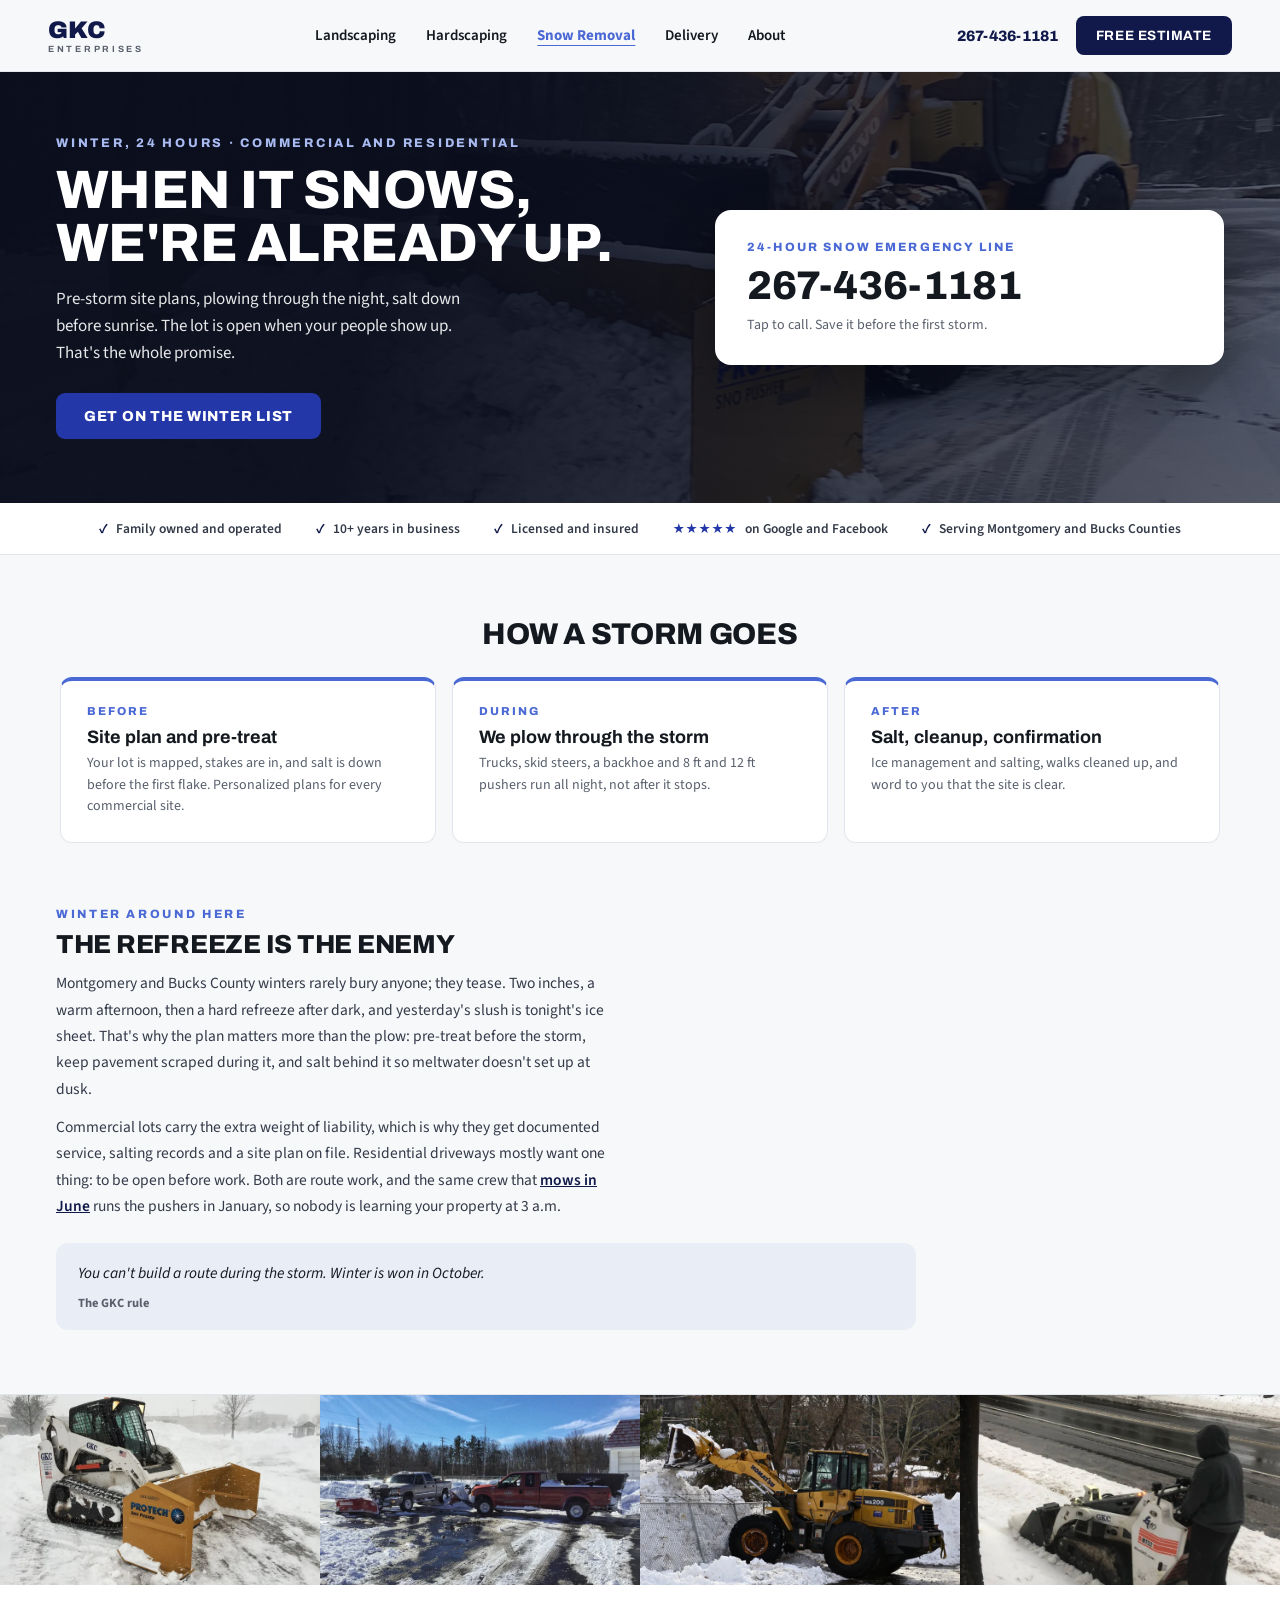
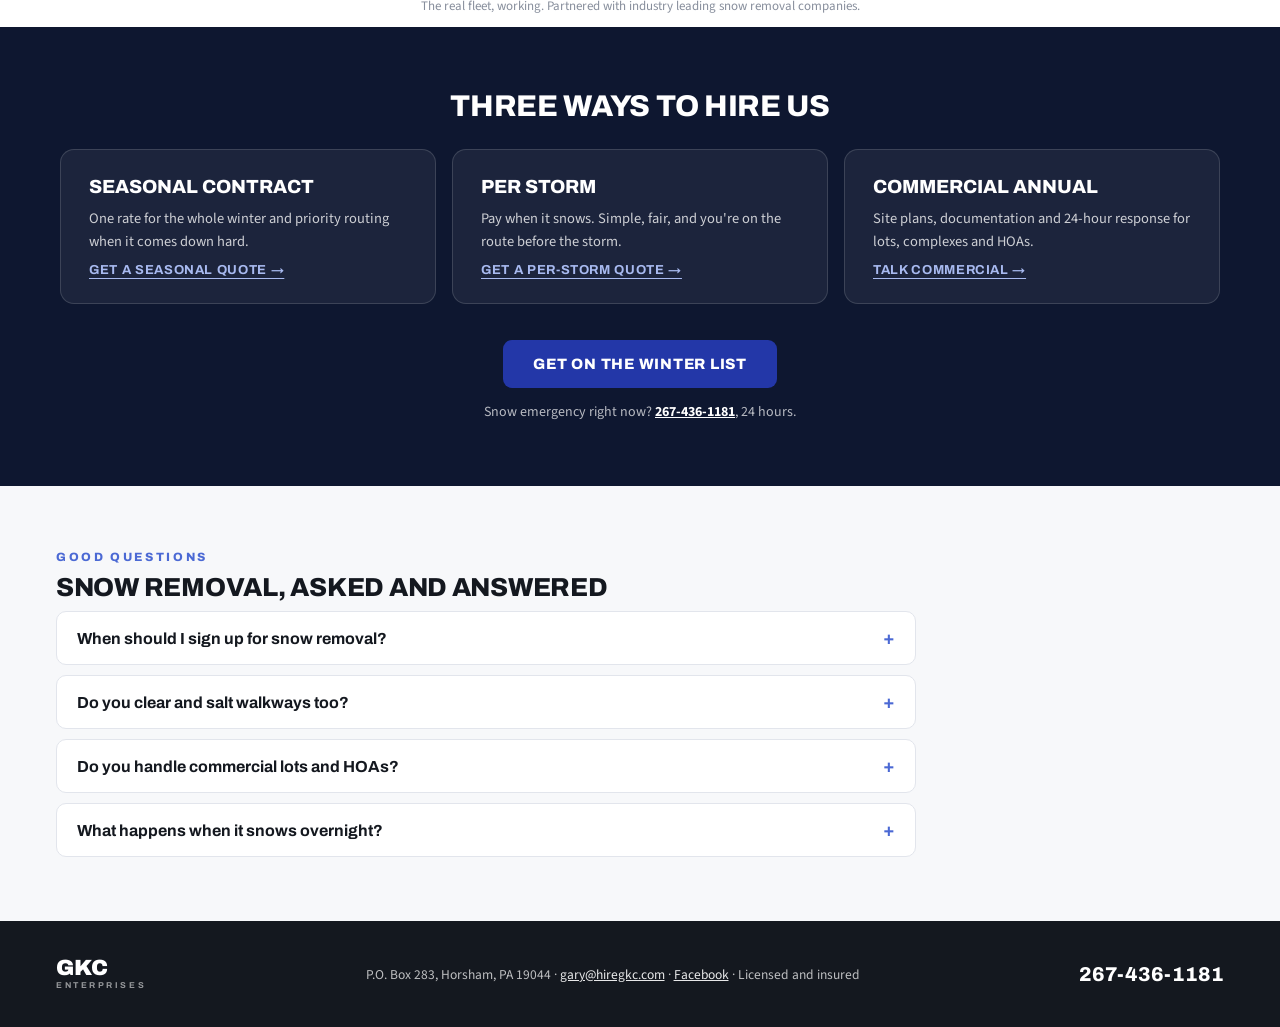
<file: snow-removal.html>
<!DOCTYPE html>
<html lang="en">
<head>
<meta charset="utf-8">
<meta name="viewport" content="width=device-width, initial-scale=1">
<title>24-Hour Snow Removal &amp; Salting, Horsham PA | GKC Enterprises</title>
<meta name="description" content="24-hour snow plowing, salting and ice management for homes and commercial lots in Horsham and across Montgomery and Bucks Counties. Seasonal and per-storm plans.">
<link rel="canonical" href="https://hiregkc.com/snow-removal">
<meta property="og:title" content="GKC Snow Removal | When it snows, we're already up.">
<meta property="og:description" content="Pre-storm site plans, plowing through the night, salt down before sunrise. 24-hour line: 267-436-1181.">
<meta property="og:image" content="https://hiregkc.com/images/hero-snow.jpg">
<meta property="og:type" content="website">
<link rel="icon" href="/favicon.svg" type="image/svg+xml">
<link rel="preconnect" href="https://fonts.googleapis.com">
<link rel="preconnect" href="https://fonts.gstatic.com" crossorigin>
<link href="https://fonts.googleapis.com/css2?family=Archivo:wght@600;700;800;900&family=Source+Sans+3:ital,wght@0,400;0,600;0,700;1,400&display=swap" rel="stylesheet">
<link rel="stylesheet" href="/css/site.css">
<style>::selection { background: #DDE4F5; }</style>
<script type="application/ld+json">
{
  "@context": "https://schema.org",
  "@type": "Service",
  "serviceType": "Snow removal",
  "url": "https://hiregkc.com/snow-removal",
  "provider": { "@type": "HomeAndConstructionBusiness", "name": "GKC Enterprises LLC", "alternateName": "HireGKC", "telephone": "+12674361181", "url": "https://hiregkc.com/" },
  "areaServed": ["Montgomery County PA", "Bucks County PA"]
}
</script>
<script type="application/ld+json">
{
  "@context": "https://schema.org",
  "@type": "FAQPage",
  "mainEntity": [
    { "@type": "Question", "name": "When should I sign up for snow removal?", "acceptedAnswer": { "@type": "Answer", "text": "In the fall. Routes are built before the first storm, and priority goes to the properties already on them. Signing up in January works, but signing up in October gets you plowed first." } },
    { "@type": "Question", "name": "Do you clear and salt walkways too?", "acceptedAnswer": { "@type": "Answer", "text": "Yes. Walks, steps and entrances are part of the service, and salting is available on every plan, residential or commercial." } },
    { "@type": "Question", "name": "Do you handle commercial lots and HOAs?", "acceptedAnswer": { "@type": "Answer", "text": "Yes. Commercial annual contracts come with a site plan on file, service documentation and 24-hour response for parking lots, complexes and HOAs across Montgomery and Bucks Counties." } },
    { "@type": "Question", "name": "What happens when it snows overnight?", "acceptedAnswer": { "@type": "Answer", "text": "That is the normal case. Routes run through the storm, and the goal is simple: open by the time you need to leave. For emergencies, the 24-hour line is 267-436-1181." } }
  ]
}
</script>
</head>
<body style="--accent:#4B69D4">

<a id="winter-banner" class="winter-banner" href="tel:+12674361181" hidden>
  <span class="tag">WINTER</span>
  <span>Snow emergency? The 24 hour line is open: <span class="num">267-436-1181</span></span>
</a>

<header class="header">
  <a class="brand" href="/" aria-label="GKC Enterprises home"><span class="gkc">GKC</span><span class="ent">ENTERPRISES</span></a>
  <nav class="nav" aria-label="Main">
    <a href="/landscaping">Landscaping</a>
    <a href="/hardscaping">Hardscaping</a>
    <a href="/snow-removal" class="active" aria-current="page">Snow Removal</a>
    <a href="/delivery-services">Delivery</a>
    <a href="/about">About</a>
  </nav>
  <div class="header-cta">
    <a class="header-phone" href="tel:+12674361181">267-436-1181</a>
    <a class="btn btn-spruce" href="/contact">FREE ESTIMATE</a>
    <button id="menu-btn" class="menu-btn" aria-label="Open menu" aria-expanded="false" aria-controls="nav-sheet"><span></span><span></span><span></span></button>
  </div>
</header>

<div id="nav-sheet" class="sheet">
  <button class="scrim" data-close tabindex="-1" aria-label="Close menu"></button>
  <div class="panel">
    <button class="close" data-close aria-label="Close menu">&times;</button>
    <a href="/landscaping">Landscaping</a>
    <a href="/hardscaping">Hardscaping</a>
    <a href="/snow-removal" class="active">Snow Removal</a>
    <a href="/delivery-services">Delivery</a>
    <a href="/about">About</a>
    <a class="sheet-phone" href="tel:+12674361181">267-436-1181</a>
    <a class="btn btn-orange btn-block" href="/contact">FREE ESTIMATE</a>
  </div>
</div>

<main>

  <section style="position:relative;overflow:hidden;background:var(--snowdark)">
    <img src="/images/hero-snow.jpg" alt="GKC plow truck working in a storm" fetchpriority="high" style="position:absolute;inset:0;width:100%;height:100%;object-fit:cover;opacity:0.5">
    <div style="position:absolute;inset:0;background:linear-gradient(100deg,rgba(9,13,28,0.95) 30%,rgba(9,13,28,0.55) 70%,rgba(9,13,28,0.3))"></div>
    <div class="in snow-hero-grid" style="position:relative;display:grid;grid-template-columns:1.2fr 1fr;gap:48px;align-items:center;padding:64px 56px">
      <div>
        <div class="eyebrow" style="color:#A8BAF0;margin-bottom:14px">Winter, 24 hours &middot; Commercial and residential</div>
        <h1 style="font-family:var(--display);font-size:54px;font-weight:800;line-height:0.98;letter-spacing:-0.01em;color:#fff;margin:0 0 16px;text-transform:uppercase;text-wrap:pretty">When it snows, we're already up.</h1>
        <p style="font-size:17px;line-height:1.6;color:rgba(255,255,255,0.9);margin:0 0 26px;max-width:52ch">Pre-storm site plans, plowing through the night, salt down before sunrise. The lot is open when your people show up. That's the whole promise.</p>
        <a class="btn btn-orange" style="font-size:14.5px;padding:15px 28px" href="/contact">GET ON THE WINTER LIST</a>
      </div>
      <a href="tel:+12674361181" style="display:block;background:#fff;border-radius:16px;padding:30px 32px;text-decoration:none;box-shadow:0 18px 50px rgba(0,0,0,0.35)">
        <div style="font-family:var(--display);font-size:12px;font-weight:800;letter-spacing:0.18em;color:var(--blue);margin-bottom:10px">24-HOUR SNOW EMERGENCY LINE</div>
        <div style="font-family:var(--display);font-size:40px;font-weight:800;color:var(--ink);letter-spacing:-0.01em" class="snow-hero-num">267-436-1181</div>
        <div style="font-size:14px;color:var(--muted);margin-top:8px">Tap to call. Save it before the first storm.</div>
      </a>
    </div>
  </section>

  <div class="trustbar">
    <span class="item"><span class="tick">&#10003;</span>Family owned and operated</span>
    <span class="item"><span class="tick">&#10003;</span>10+ years in business</span>
    <span class="item"><span class="tick">&#10003;</span>Licensed and insured</span>
    <span class="item"><span class="stars">&#9733;&#9733;&#9733;&#9733;&#9733;</span>on Google and Facebook</span>
    <span class="item"><span class="tick">&#10003;</span>Serving Montgomery and Bucks Counties</span>
  </div>

  <section class="section">
    <div class="in">
      <h2 class="sec" style="font-size:30px;margin-bottom:26px;text-align:center">How a storm goes</h2>
      <div class="grid-3" style="max-width:1160px;margin:0 auto">
        <div class="tile" style="border-top:4px solid var(--blue);padding:24px 26px">
          <div style="font-family:var(--display);font-size:11.5px;font-weight:800;letter-spacing:0.18em;color:var(--blue);margin-bottom:10px">BEFORE</div>
          <div class="t">Site plan and pre-treat</div>
          <div class="d">Your lot is mapped, stakes are in, and salt is down before the first flake. Personalized plans for every commercial site.</div>
        </div>
        <div class="tile" style="border-top:4px solid var(--blue);padding:24px 26px">
          <div style="font-family:var(--display);font-size:11.5px;font-weight:800;letter-spacing:0.18em;color:var(--blue);margin-bottom:10px">DURING</div>
          <div class="t">We plow through the storm</div>
          <div class="d">Trucks, skid steers, a backhoe and 8 ft and 12 ft pushers run all night, not after it stops.</div>
        </div>
        <div class="tile" style="border-top:4px solid var(--blue);padding:24px 26px">
          <div style="font-family:var(--display);font-size:11.5px;font-weight:800;letter-spacing:0.18em;color:var(--blue);margin-bottom:10px">AFTER</div>
          <div class="t">Salt, cleanup, confirmation</div>
          <div class="d">Ice management and salting, walks cleaned up, and word to you that the site is clear.</div>
        </div>
      </div>
    </div>
  </section>

  <section class="section local-block" style="padding-top:0">
    <div class="in">
      <div class="kicker" style="color:var(--blue)">Winter around here</div>
      <h2 class="sec" style="font-size:26px">The refreeze is the enemy</h2>
      <p>Montgomery and Bucks County winters rarely bury anyone; they tease. Two inches, a warm afternoon, then a hard refreeze after dark, and yesterday's slush is tonight's ice sheet. That's why the plan matters more than the plow: pre-treat before the storm, keep pavement scraped during it, and salt behind it so meltwater doesn't set up at dusk.</p>
      <p>Commercial lots carry the extra weight of liability, which is why they get documented service, salting records and a site plan on file. Residential driveways mostly want one thing: to be open before work. Both are route work, and the same crew that <a href="/landscaping" style="font-weight:600">mows in June</a> runs the pushers in January, so nobody is learning your property at 3 a.m.</p>
      <div class="house-note">
        <div class="g-quote">You can't build a route during the storm. Winter is won in October.</div>
        <div class="g-who">The GKC rule</div>
      </div>
    </div>
  </section>

  <section style="background:#fff;border-top:1px solid var(--line)">
    <div style="display:grid;grid-template-columns:repeat(4,1fr)" class="fleet-strip">
      <img src="/images/snow-skid-steer.jpg" alt="GKC skid steer clearing snow" loading="lazy" style="width:100%;height:190px;object-fit:cover">
      <img src="/images/snow-plow-trucks.jpg" alt="GKC plow trucks ready for a storm" loading="lazy" style="width:100%;height:190px;object-fit:cover">
      <img src="/images/snow-loader-pusher.jpg" alt="Loader with snow pusher on a commercial lot" loading="lazy" style="width:100%;height:190px;object-fit:cover">
      <img src="/images/snow-night-plow.jpg" alt="GKC truck plowing at night" loading="lazy" style="width:100%;height:190px;object-fit:cover">
    </div>
    <div style="text-align:center;font-size:13px;color:var(--footnote);padding:12px">The real fleet, working. Partnered with industry leading snow removal companies.</div>
  </section>

  <section class="section" style="background:var(--snowdark)">
    <div class="in">
      <h2 class="sec" style="font-size:30px;margin-bottom:26px;text-align:center;color:#fff">Three ways to hire us</h2>
      <div class="grid-3" style="max-width:1160px;margin:0 auto">
        <div class="dark-tiers">
          <div style="font-family:var(--display);font-size:19px;font-weight:800;color:#fff;text-transform:uppercase">Seasonal contract</div>
          <div style="font-size:14.5px;line-height:1.6;color:rgba(255,255,255,0.78);flex:1">One rate for the whole winter and priority routing when it comes down hard.</div>
          <a href="/contact" style="font-family:var(--display);font-size:13px;font-weight:700;letter-spacing:0.05em;color:#A8BAF0;text-decoration:underline;text-underline-offset:4px">GET A SEASONAL QUOTE &rarr;</a>
        </div>
        <div class="dark-tiers">
          <div style="font-family:var(--display);font-size:19px;font-weight:800;color:#fff;text-transform:uppercase">Per storm</div>
          <div style="font-size:14.5px;line-height:1.6;color:rgba(255,255,255,0.78);flex:1">Pay when it snows. Simple, fair, and you're on the route before the storm.</div>
          <a href="/contact" style="font-family:var(--display);font-size:13px;font-weight:700;letter-spacing:0.05em;color:#A8BAF0;text-decoration:underline;text-underline-offset:4px">GET A PER-STORM QUOTE &rarr;</a>
        </div>
        <div class="dark-tiers">
          <div style="font-family:var(--display);font-size:19px;font-weight:800;color:#fff;text-transform:uppercase">Commercial annual</div>
          <div style="font-size:14.5px;line-height:1.6;color:rgba(255,255,255,0.78);flex:1">Site plans, documentation and 24-hour response for lots, complexes and HOAs.</div>
          <a href="/contact" style="font-family:var(--display);font-size:13px;font-weight:700;letter-spacing:0.05em;color:#A8BAF0;text-decoration:underline;text-underline-offset:4px">TALK COMMERCIAL &rarr;</a>
        </div>
      </div>
      <div style="text-align:center;margin-top:36px">
        <a class="btn btn-orange" href="/contact">GET ON THE WINTER LIST</a>
        <div style="font-size:14px;color:rgba(255,255,255,0.7);margin-top:14px">Snow emergency right now? <a href="tel:+12674361181" style="color:#fff;font-weight:700">267-436-1181</a>, 24 hours.</div>
      </div>
    </div>
  </section>

  <section class="section">
    <div class="in">
      <div class="kicker" style="color:var(--blue)">Good questions</div>
      <h2 class="sec" style="font-size:26px;margin-bottom:8px">Snow removal, asked and answered</h2>
      <div class="faq">
        <details class="faq-item">
          <summary>When should I sign up for snow removal?</summary>
          <div class="a"><p>In the fall. Routes are built before the first storm, and priority goes to the properties already on them. Signing up in January works, but signing up in October gets you plowed first. <a href="/contact" style="font-weight:600">Get on the winter list.</a></p></div>
        </details>
        <details class="faq-item">
          <summary>Do you clear and salt walkways too?</summary>
          <div class="a"><p>Yes. Walks, steps and entrances are part of the service, and salting is available on every plan, residential or commercial.</p></div>
        </details>
        <details class="faq-item">
          <summary>Do you handle commercial lots and HOAs?</summary>
          <div class="a"><p>Yes. Commercial annual contracts come with a site plan on file, service documentation and 24-hour response for parking lots, complexes and HOAs across Montgomery and Bucks Counties.</p></div>
        </details>
        <details class="faq-item">
          <summary>What happens when it snows overnight?</summary>
          <div class="a"><p>That's the normal case. Routes run through the storm, and the goal is simple: open by the time you need to leave. For emergencies, the 24-hour line is <a href="tel:+12674361181" style="font-weight:600">267-436-1181</a>.</p></div>
        </details>
      </div>
    </div>
  </section>

</main>

<footer class="footer-slim">
  <div class="brandline"><span class="gkc">GKC</span><span class="ent">ENTERPRISES</span></div>
  <div class="mid">P.O. Box 283, Horsham, PA 19044 &middot; <a href="mailto:gary@hiregkc.com">gary@hiregkc.com</a> &middot; <a href="https://www.facebook.com/GKC-Enterprise-LLC-179597382136966/" rel="noopener">Facebook</a> &middot; Licensed and insured</div>
  <a class="phone" href="tel:+12674361181">267-436-1181</a>
</footer>

<div class="mobile-bar">
  <a class="call" href="tel:+12674361181">CALL GKC</a>
  <a class="est" href="/contact">FREE ESTIMATE</a>
</div>

<script src="/js/site.js"></script>
<style>
@media (max-width: 900px) {
  .snow-hero-grid { grid-template-columns: 1fr !important; gap: 24px !important; padding: 44px 20px !important; }
  .snow-hero-grid h1 { font-size: 34px !important; }
  .snow-hero-num { font-size: 30px !important; }
  .fleet-strip { grid-template-columns: 1fr 1fr !important; }
}
</style>
</body>
</html>
</file>
<file: css/site.css>
/* GKC Enterprises · hiregkc.com
   Recreated from the design handoff (design_handoff_gkc_website).
   Tokens: spruce #10194A (hover #0A1136), orange #2337A8 (hover #1A2A86),
   paper #F7F8FA, ink #14181F, hairline #E2E5EC.
   Service wayfinding only: green #2337A8, clay #10194A, blue #4B69D4, ochre #58627A. */

:root {
  --spruce: #10194A;
  --spruce-hover: #0A1136;
  --orange: #2337A8;
  --orange-hover: #1A2A86;
  --paper: #F7F8FA;
  --card: #FFFFFF;
  --line: #E2E5EC;
  --ink: #14181F;
  --muted: #59606C;
  --footnote: #878E9C;
  --chipbg: #E9EDF6;
  --green: #2337A8;
  --clay: #10194A;
  --blue: #4B69D4;
  --ochre: #58627A;
  --snowdark: #0E1730;
  --footer: #14181F;
  --display: 'Archivo', 'Helvetica Neue', Arial, sans-serif;
  --body: 'Source Sans 3', 'Segoe UI', system-ui, sans-serif;
}

* { box-sizing: border-box; }
html { scroll-behavior: smooth; }
body {
  margin: 0;
  background: var(--paper);
  color: var(--ink);
  font-family: var(--body);
  -webkit-font-smoothing: antialiased;
}
a { color: var(--spruce); }
a:hover { color: var(--orange); }
::selection { background: #DDE4F5; }
img { max-width: 100%; }

.in { max-width: 1328px; margin: 0 auto; }

/* ---------- Winter banner (sitewide, toggled by WINTER_MODE in js/site.js) ---------- */
.winter-banner {
  display: flex; justify-content: center; align-items: center; gap: 12px;
  background: var(--blue); color: #fff; text-decoration: none;
  padding: 11px 20px; font-size: 14.5px; font-weight: 600;
}
.winter-banner:hover { color: #fff; }
.winter-banner .tag {
  font-family: var(--display); font-weight: 800; font-size: 11.5px; letter-spacing: 0.14em;
  background: rgba(255,255,255,0.18); border-radius: 4px; padding: 4px 8px;
}
.winter-banner .num { font-weight: 700; text-decoration: underline; text-underline-offset: 3px; }
.winter-banner[hidden] { display: none; }

/* ---------- Header ---------- */
.header {
  display: flex; flex-wrap: wrap; align-items: center; justify-content: space-between;
  gap: 24px; row-gap: 10px; padding: 16px 48px;
  background: var(--paper); border-bottom: 1px solid var(--line);
  position: sticky; top: 0; z-index: 20;
}
.brand { display: flex; flex-direction: column; line-height: 1; text-decoration: none; }
.brand .gkc { font-family: var(--display); font-weight: 900; font-size: 24px; color: var(--spruce); letter-spacing: 0.01em; }
.brand .ent { font-family: var(--display); font-size: 9px; letter-spacing: 0.3em; color: var(--muted); font-weight: 700; margin-top: 3px; }
.nav { display: flex; flex-wrap: wrap; gap: 14px 30px; align-items: center; }
.nav a { font-size: 15px; font-weight: 600; color: var(--ink); text-decoration: none; white-space: nowrap; }
.nav a:hover { color: var(--orange); }
.nav a.active { font-weight: 700; color: var(--accent, var(--spruce)); text-decoration: underline; text-underline-offset: 5px; }
.header-cta { display: flex; gap: 18px; align-items: center; }
.header-phone { font-family: var(--display); font-size: 15px; font-weight: 800; color: var(--spruce); text-decoration: none; white-space: nowrap; }
.header-phone:hover { color: var(--orange); }

.menu-btn {
  display: none; background: none; border: 0; cursor: pointer; padding: 12px 4px;
  flex-direction: column; gap: 5px;
}
.menu-btn span { width: 24px; height: 2.5px; background: var(--spruce); border-radius: 2px; display: block; }
.menu-btn span:last-child { width: 16px; }

/* Mobile slide-over sheet */
.sheet {
  position: fixed; inset: 0; z-index: 60; display: none;
}
.sheet.open { display: block; }
.sheet .scrim { position: absolute; inset: 0; background: rgba(20, 30, 24, 0.5); border: 0; width: 100%; height: 100%; cursor: pointer; }
.sheet .panel {
  position: absolute; top: 0; right: 0; bottom: 0; width: min(320px, 85vw);
  background: var(--paper); padding: 24px; display: flex; flex-direction: column; gap: 4px;
  box-shadow: -12px 0 40px rgba(0,0,0,0.18);
}
.sheet .panel a { font-family: var(--body); font-size: 17px; font-weight: 600; color: var(--ink); text-decoration: none; padding: 13px 6px; border-bottom: 1px solid var(--line); }
.sheet .panel a.active { color: var(--accent, var(--spruce)); font-weight: 700; }
.sheet .close { align-self: flex-end; background: none; border: 0; font-size: 26px; line-height: 1; color: var(--muted); cursor: pointer; padding: 4px 8px; }
.sheet .panel .btn { margin-top: 16px; border-bottom: 0; text-align: center; }
.sheet .panel .sheet-phone { font-family: var(--display); font-weight: 800; font-size: 20px; color: var(--spruce); border-bottom: 0; text-align: center; }

/* ---------- Buttons ---------- */
.btn {
  display: inline-block; font-family: var(--display); font-weight: 800; font-size: 15px;
  letter-spacing: 0.05em; padding: 16px 30px; border-radius: 9px; text-decoration: none;
  border: 0; cursor: pointer; text-align: center;
}
.btn-orange { background: var(--orange); color: #fff; }
.btn-orange:hover { background: var(--orange-hover); color: #fff; }
.btn-spruce { background: var(--spruce); color: #fff; font-weight: 700; font-size: 13.5px; letter-spacing: 0.04em; padding: 12px 20px; border-radius: 8px; white-space: nowrap; }
.btn-spruce:hover { background: var(--spruce-hover); color: #fff; }
.btn-block { display: block; width: 100%; padding: 16px; border-radius: 10px; }

/* ---------- Heroes ---------- */
.hero { position: relative; overflow: hidden; }
.hero-home { height: 640px; }
.hero-sub { height: 420px; }
.hero-short { height: 400px; }
.hero img.bg { position: absolute; inset: 0; width: 100%; height: 100%; object-fit: cover; }
.hero .scrim { position: absolute; inset: 0; }
.hero .content { position: absolute; left: 56px; right: 56px; bottom: 44px; max-width: 760px; }
.hero-home .content { bottom: 54px; }
.eyebrow {
  font-family: var(--display); font-size: 12.5px; font-weight: 800; letter-spacing: 0.22em;
  margin-bottom: 12px; text-transform: uppercase;
}
.hero h1 {
  font-family: var(--display); font-weight: 800; line-height: 1; letter-spacing: -0.01em;
  color: #fff; margin: 0 0 14px; text-transform: uppercase; text-wrap: pretty;
  font-size: 52px;
}
.hero-home h1 { font-size: 64px; line-height: 0.98; margin-bottom: 18px; }
.hero p.lede { font-size: 17px; line-height: 1.6; color: rgba(255,255,255,0.92); margin: 0 0 22px; max-width: 54ch; }
.hero-home p.lede { font-size: 18px; margin-bottom: 28px; }
.hero .photo-credit {
  position: absolute; right: 56px; bottom: 54px;
  background: rgba(247,248,250,0.93); border-radius: 9px; padding: 10px 15px;
  font-size: 12.5px; color: #3A4150; white-space: nowrap;
}

/* ---------- Trust bar ---------- */
.trustbar {
  display: flex; align-items: center; justify-content: center; gap: 34px;
  padding: 16px 48px; background: #fff; border-bottom: 1px solid var(--line); flex-wrap: wrap;
}
.trustbar span.item { display: flex; align-items: center; gap: 8px; font-size: 13.5px; font-weight: 600; color: #333A48; }
.trustbar .tick { color: var(--spruce); font-weight: 700; }
.trustbar .stars { color: var(--orange); letter-spacing: 0.06em; }
.flag { display: inline-flex; flex-direction: column; gap: 2px; }
.flag i { width: 15px; height: 3px; border-radius: 2px; display: block; }
.flag .f1 { background: #3D5A88; }
.flag .f2 { background: #E2E5EC; }
.flag .f3 { background: #B25A4E; }

/* ---------- Sections ---------- */
.section { padding: 64px 56px; }
.section-lg { padding: 72px 56px; }
.kicker {
  font-family: var(--display); font-size: 12px; font-weight: 800; letter-spacing: 0.22em;
  margin-bottom: 10px; text-transform: uppercase;
}
h2.sec {
  font-family: var(--display); font-weight: 800; letter-spacing: -0.01em;
  margin: 0; text-transform: uppercase; font-size: 32px; line-height: 1.05;
}
h2.sec-lg { font-size: 38px; line-height: 1.02; }
.sec-intro { font-size: 16.5px; line-height: 1.6; color: var(--muted); margin: 12px 0 0; }

/* ---------- Grids & cards ---------- */
.grid-2 { display: grid; grid-template-columns: 1fr 1fr; gap: 18px; }
.grid-3 { display: grid; grid-template-columns: 1fr 1fr 1fr; gap: 16px; }
.grid-4 { display: grid; grid-template-columns: repeat(4, 1fr); gap: 18px; }

.card { background: var(--card); border: 1px solid var(--line); border-radius: 12px; }

.door {
  display: flex; flex-direction: column; background: #fff; border: 1px solid var(--line);
  border-top: 4px solid var(--accent, var(--spruce)); border-radius: 12px; overflow: hidden;
  text-decoration: none; color: var(--ink);
}
.door:hover { border-color: var(--accent, var(--spruce)); color: var(--ink); }
.door img { width: 100%; height: 150px; object-fit: cover; }
.door .pad { padding: 18px 20px 20px; }
.door .tag { font-family: var(--display); font-size: 11px; font-weight: 800; letter-spacing: 0.18em; color: var(--accent); margin-bottom: 7px; }
.door .name { font-family: var(--display); font-size: 21px; font-weight: 700; margin-bottom: 7px; }
.door .blurb { font-size: 14px; line-height: 1.55; color: var(--muted); }

.tile { background: #fff; border: 1px solid var(--line); border-radius: 12px; padding: 22px 24px; }
.tile .dash { width: 26px; height: 4px; background: var(--accent, var(--green)); border-radius: 2px; margin-bottom: 14px; }
.tile .t { font-family: var(--display); font-size: 18px; font-weight: 700; margin-bottom: 6px; }
.tile .d { font-size: 14px; line-height: 1.55; color: var(--muted); }

.space-card { position: relative; display: block; height: 230px; border-radius: 12px; overflow: hidden; text-decoration: none; }
.space-card img { position: absolute; inset: 0; width: 100%; height: 100%; object-fit: cover; }
.space-card .fade { position: absolute; inset: 0; background: linear-gradient(to top, rgba(8,11,22,0.75), rgba(8,11,22,0) 55%); }
.space-card .label { position: absolute; left: 18px; bottom: 16px; font-family: var(--display); font-size: 19px; font-weight: 800; color: #fff; text-transform: uppercase; letter-spacing: 0.02em; }

.review { background: #fff; border: 1px solid var(--line); border-radius: 12px; padding: 26px 28px; display: flex; flex-direction: column; gap: 14px; }
.review .stars { color: var(--orange); font-size: 15px; letter-spacing: 0.08em; }
.review .q { font-size: 15.5px; line-height: 1.6; color: var(--ink); flex: 1; }
.review .who { font-size: 13px; color: var(--muted); font-weight: 600; }

.gallery { display: grid; grid-template-columns: repeat(4, 1fr); gap: 14px; }
.gallery img { width: 100%; height: 200px; object-fit: cover; border-radius: 10px; }

.footnote { font-size: 13px; color: var(--footnote); }

/* Pending-photo slots (photos coming from the photo day; no stock, ever) */
.slot {
  border: 1.5px dashed #B9C0D0; border-radius: 10px; background: #EEF1F7;
  display: flex; align-items: center; justify-content: center; text-align: center;
  color: var(--footnote); font-size: 13px; padding: 16px; width: 100%; height: 100%;
}
.ba-pair { display: grid; grid-template-columns: 1fr 1fr; gap: 10px; }
.ba-cell { position: relative; height: 220px; }
.ba-cell .badge {
  position: absolute; top: 10px; left: 10px; background: var(--footer); color: #fff;
  font-family: var(--display); font-size: 10.5px; font-weight: 800; letter-spacing: 0.1em;
  padding: 4px 9px; border-radius: 5px; pointer-events: none;
}
.ba-cell .badge.after { background: var(--accent, var(--green)); }

/* ---------- CTA band + footers ---------- */
.cta-band { background: var(--spruce); padding: 56px; text-align: center; }
.cta-band h2 { font-family: var(--display); font-size: 32px; font-weight: 800; color: #fff; margin: 0 0 20px; text-transform: uppercase; }
.cta-band .under { font-size: 14px; color: rgba(255,255,255,0.75); margin-top: 14px; }
.cta-band .under a { color: #fff; font-weight: 700; }

.footer-slim {
  background: var(--footer); padding: 36px 56px;
  display: flex; justify-content: space-between; align-items: center; gap: 24px; flex-wrap: wrap;
}
.footer-slim .brandline { display: flex; flex-direction: column; line-height: 1; }
.footer-slim .gkc { font-family: var(--display); font-weight: 900; font-size: 22px; color: #fff; }
.footer-slim .ent { font-family: var(--display); font-size: 8.5px; letter-spacing: 0.3em; color: rgba(255,255,255,0.55); font-weight: 700; margin-top: 3px; }
.footer-slim .mid { font-size: 13.5px; color: rgba(255,255,255,0.72); }
.footer-slim .mid a { color: rgba(255,255,255,0.9); }
.footer-slim .phone { font-family: var(--display); font-size: 20px; font-weight: 800; color: #fff; text-decoration: none; }

/* ---------- Forms ---------- */
.form-card { background: #fff; border: 1px solid var(--line); border-radius: 14px; padding: 28px; display: flex; flex-direction: column; gap: 15px; }
.form-2 { display: grid; grid-template-columns: 1fr 1fr; gap: 14px; }
.field {
  padding: 13px 15px; border: 1px solid #D3D8E2; border-radius: 9px; font-size: 16px;
  background: var(--paper); color: var(--ink); font-family: var(--body); width: 100%;
}
.field:focus-visible, .chip:focus-visible, .btn:focus-visible, a:focus-visible, .menu-btn:focus-visible {
  outline: 2px solid var(--orange); outline-offset: 2px;
}
.field::placeholder { color: #9AA394; }
textarea.field { min-height: 88px; resize: vertical; }
.form-label { font-size: 12.5px; font-weight: 700; color: var(--muted); margin-bottom: 8px; letter-spacing: 0.02em; }
.chips { display: flex; flex-wrap: wrap; gap: 9px; }
.chip {
  display: flex; align-items: center; gap: 8px; font-size: 13.5px; font-weight: 600;
  padding: 9px 15px; border-radius: 999px; border: 1px solid #D3D8E2; color: #333A48;
  background: #fff; cursor: pointer; font-family: var(--body); min-height: 38px;
}
.chip .dot { width: 8px; height: 8px; border-radius: 50%; display: inline-block; }
.chip.small { font-size: 13px; padding: 8px 14px; }
.chip[aria-pressed="true"].svc { background: var(--spruce); color: #fff; border-color: var(--spruce); }
.chip[aria-pressed="true"]:not(.svc) { background: var(--footer); color: #fff; border-color: var(--footer); }
.upload-box {
  border: 1.5px dashed #B9C0D0; border-radius: 9px; padding: 16px; text-align: center;
  font-size: 13.5px; color: var(--footnote); background: var(--paper); cursor: pointer;
}
.upload-box:hover { border-color: var(--spruce); color: var(--muted); }
.form-note { font-size: 13px; color: var(--footnote); text-align: center; }
.form-msg { font-size: 14.5px; line-height: 1.55; border-radius: 9px; padding: 13px 15px; display: none; }
.form-msg.err { display: block; background: #F7E6E6; color: #8A2E2E; }
.form-msg.ok { display: block; background: #E4EAF8; color: #10194A; }

/* ---------- Page-specific helpers ---------- */
.dark-tiers { background: rgba(255,255,255,0.06); border: 1px solid rgba(255,255,255,0.14); border-radius: 14px; padding: 26px 28px; display: flex; flex-direction: column; gap: 10px; }
.list-row { display: flex; justify-content: space-between; gap: 12px; border-bottom: 1px solid #ECEFF4; padding-bottom: 8px; font-size: 14px; color: #333A48; }
.list-row:last-child { border-bottom: 0; padding-bottom: 0; }
.list-row .unit { color: var(--footnote); white-space: nowrap; }
.town { font-size: 12.5px; font-weight: 600; padding: 6px 12px; border-radius: 999px; background: var(--chipbg); color: #333A48; }

/* ---------- Local expertise, Gary notes, FAQs ---------- */
.local-block p { font-size: 15.5px; line-height: 1.7; color: #333A48; max-width: 70ch; margin: 12px 0 0; }
.house-note {
  background: var(--chipbg); border-radius: 12px; padding: 18px 22px;
  margin-top: 24px; max-width: 860px;
}
.house-note .g-quote { font-size: 15.5px; line-height: 1.6; font-style: italic; color: var(--ink); }
.house-note .g-who { font-size: 12.5px; font-weight: 700; color: var(--muted); margin-top: 8px; }
.faq { max-width: 860px; }
.faq-item { border: 1px solid var(--line); border-radius: 10px; background: #fff; margin-top: 10px; }
.faq-item summary {
  cursor: pointer; font-family: var(--display); font-weight: 700; font-size: 16px;
  padding: 16px 20px; list-style: none; display: flex; justify-content: space-between;
  align-items: baseline; gap: 12px;
}
.faq-item summary::-webkit-details-marker { display: none; }
.faq-item summary::after { content: "+"; color: var(--accent, var(--spruce)); font-weight: 800; font-size: 18px; flex: none; }
.faq-item[open] summary::after { content: "\2212"; }
.faq-item .a { padding: 0 20px 18px; font-size: 15px; line-height: 1.65; color: #333A48; max-width: 70ch; }
.faq-item .a p { margin: 0 0 10px; }
.faq-item .a p:last-child { margin-bottom: 0; }

/* ---------- Mobile sticky bar ---------- */
.mobile-bar {
  position: fixed; left: 0; right: 0; bottom: 0; z-index: 50;
  display: none; gap: 10px; padding: 12px 16px calc(12px + env(safe-area-inset-bottom, 0px));
  background: rgba(247,248,250,0.96); border-top: 1px solid var(--line);
  -webkit-backdrop-filter: blur(8px); backdrop-filter: blur(8px);
}
.mobile-bar a {
  display: flex; align-items: center; justify-content: center; height: 50px;
  font-family: var(--display); font-weight: 800; font-size: 14px; letter-spacing: 0.04em;
  border-radius: 12px; text-decoration: none;
}
.mobile-bar .call { flex: 1; border: 2px solid var(--spruce); color: var(--spruce); }
.mobile-bar .est { flex: 1.4; background: var(--orange); color: #fff; }
.mobile-bar .est:hover { background: var(--orange-hover); color: #fff; }

/* ---------- Responsive ---------- */
@media (max-width: 1100px) {
  .hero-home h1 { font-size: 52px; }
}

@media (max-width: 900px) {
  .header { padding: 14px 20px; }
  .nav, .header-phone { display: none; }
  .menu-btn { display: flex; }
  .section, .section-lg { padding: 44px 20px; }
  .hero .content, .hero-home .content { left: 20px; right: 20px; bottom: 24px; }
  .hero .photo-credit { display: none; }
  .hero-home { height: 480px; }
  .hero-sub, .hero-short { height: 340px; }
  .hero h1 { font-size: 34px; }
  .hero-home h1 { font-size: 31px; }
  .hero p.lede, .hero-home p.lede { font-size: 14.5px; }
  h2.sec { font-size: 25px; }
  h2.sec-lg { font-size: 27px; }
  .grid-4 { grid-template-columns: 1fr 1fr; }
  .grid-3 { grid-template-columns: 1fr; }
  .grid-2 { grid-template-columns: 1fr; }
  .gallery { grid-template-columns: 1fr 1fr; }
  .gallery img { height: 150px; }
  .trustbar { gap: 8px; padding: 14px 20px; }
  .trustbar span.item { font-size: 12px; background: var(--chipbg); border-radius: 999px; padding: 6px 11px; }
  .cta-band { padding: 44px 20px; }
  .footer-slim { padding: 28px 20px 100px; }
  .mobile-bar { display: flex; }
  body { padding-bottom: 0; }
  .ba-cell { height: 170px; }
  .space-card { height: 180px; }
}

@media (max-width: 560px) {
  .grid-4 { grid-template-columns: 1fr 1fr; gap: 12px; }
  .door img { height: 86px; }
  .door .name { font-size: 15px; }
  .door .tag { font-size: 9px; letter-spacing: 0.14em; }
  .door .blurb { display: none; }
  .form-2 { grid-template-columns: 1fr; }
}

@media (prefers-reduced-motion: reduce) {
  html { scroll-behavior: auto; }
  * { transition: none !important; animation: none !important; }
}
</file>
